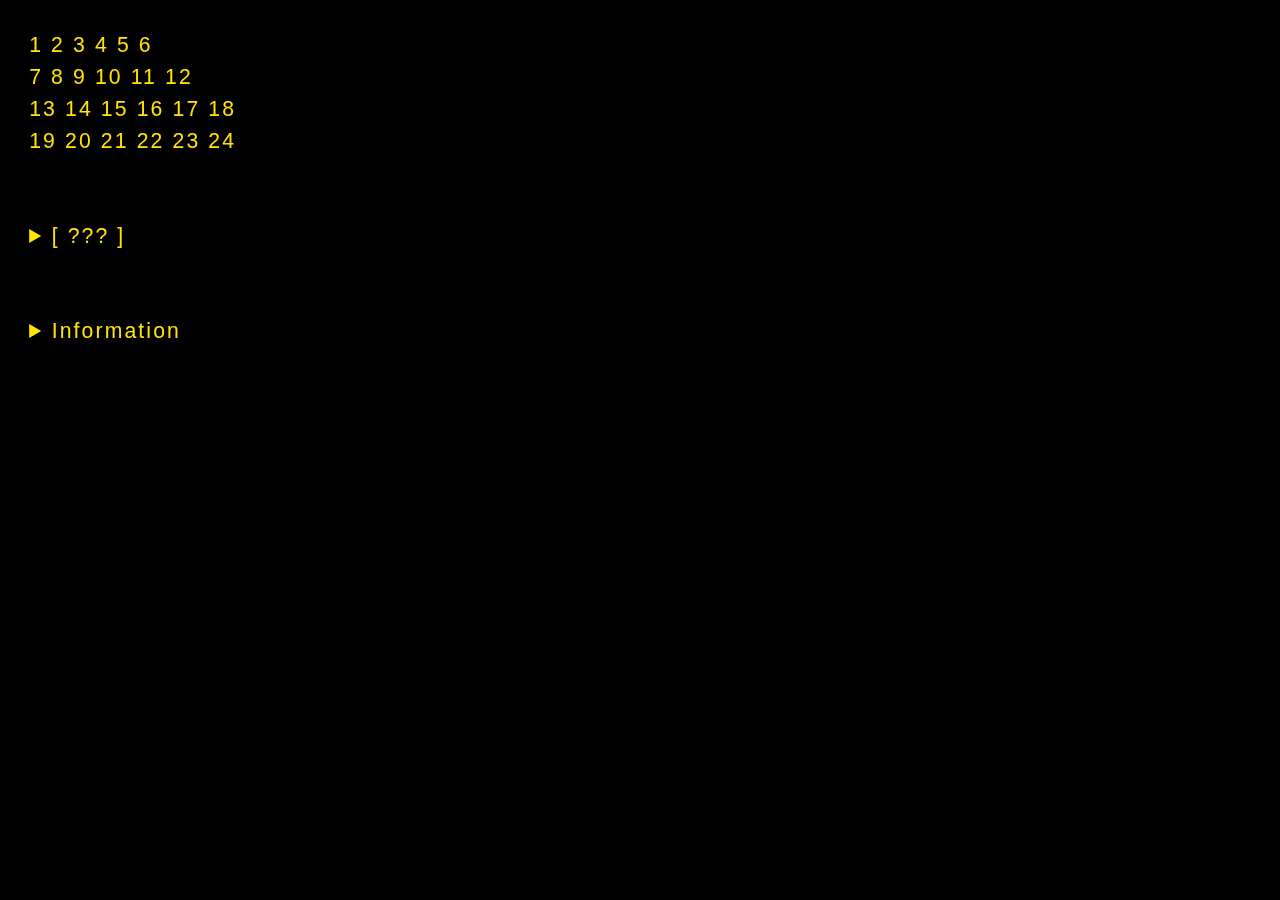
<file: index.html>
<!DOCTYPE html>
<html>
<head>
	<meta charset="utf-8">
	<meta name="viewport" content="width=device-width, initial-scale=1">
	<title>Doubting...</title>
	<link rel="stylesheet" type="text/css" href="style.css">
</head>
<body>
	<section></section>
	<div class="link-wrapper">
		<a href="answers/1/index.html">1</a>
		<a href="answers/2/index.html">2</a>
		<a href="answers/3/index.html">3</a>	
		<a href="answers/5/index.html">4</a>
		<a href="answers/6/index.html">5</a>
		<a href="answers/7/index.html">6</a>
		<br>
		<a href="answers/8/index.html">7</a>
		<a href="answers/9/index.html">8</a>
		<a href="answers/10/index.html">9</a>
		<a href="answers/11/index.html">10</a>
		<a href="answers/12/index.html">11</a>
		<a href="answers/13/index.html">12</a>
		<br>
		<a href="answers/14/index.html">13</a>
		<a href="answers/15/index.html">14</a>
		<a href="answers/16/index.html">15</a>
		<a href="answers/17/index.html">16</a>
		<a href="answers/18/index.html">17</a>
		<a href="answers/19/index.html">18</a>
		<br>
		<a href="answers/20/index.html">19</a>
		<a href="answers/21/index.html">20</a>
		<a href="answers/22/index.html">21</a>
		<a href="answers/23/index.html">22</a>
		<a href="answers/24/index.html">23</a>
		<a href="answers/25/index.html">24</a>
	</div>
	<br><br>
		<details>
        	<summary>[ ??? ]</summary>
        <div>What is it to doubt?</div>
        </details>
        <br><br>
        <details>        	
        	<summary>Information</summary>
        	<div>
        		References & Contributions:
        		<div>
        			Sukthi Gunda, Irit Rogoff, "What is a Theorist", Will Hsu, René Descartes, Paul Virilio, "The Original Accident", Gulnihal Tuerhong, David Auerback, "Confirmation Bias", Lisa Parks & Janet Walker, "Disaster Media", Kiara Putrilia, Catherine Malabou, "The Ontology of the Accident", Ridha Kapoor & Shannon Mattern. 
        		</div>
        	</div>
        </details>
   </section>


<script type="text/javascript">
function animateTitle() {
i >= message.length - 1 ? (i = 0) : i++,
(document.title = message[i]),
setTimeout('animateTitle()', 300)
}
var message = [
'Doubting', 'Doubting.',
'Doubting..', 'Doubting...', 'Doubting..', 'Doubting.', 'Doubting']
i = 0
animateTitle()
</script>
</body>
</html>
</file>
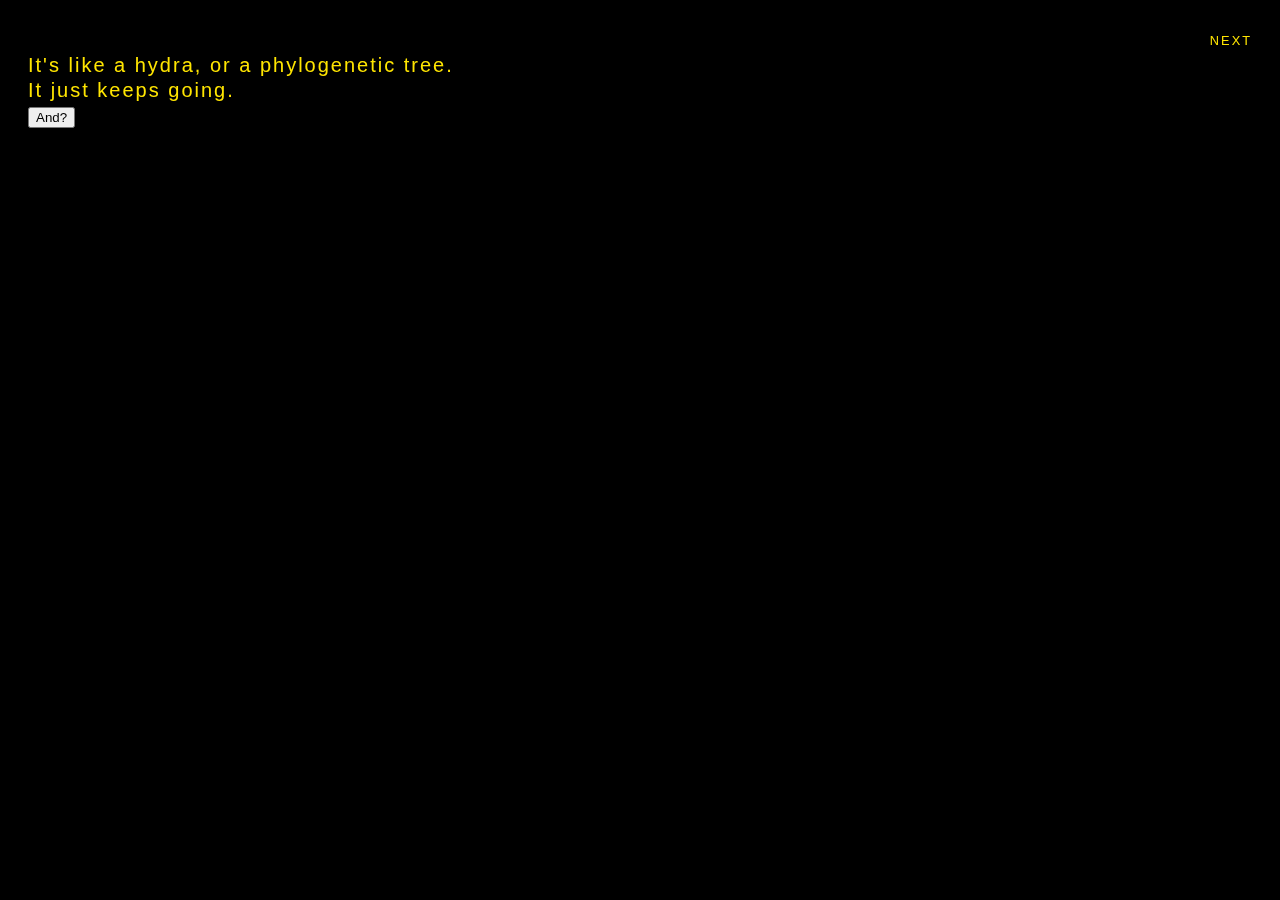
<file: answers/1/index.html>
<!DOCTYPE html>
<html>
<head>
	<meta charset="utf-8">
	<meta name="viewport" content="width=device-width, initial-scale=1">
	<title>1</title>
	<link rel="stylesheet" type="text/css" href="style.css">
</head>
<body>
<a class="link" style="
        display: flex;
        flex-direction: row-reverse;
        text-align: right;
        z-index: -10;
        font-size: 1vw;" href="../2/index.html">NEXT</a>
<div class="string1">It's like a hydra, or a phylogenetic tree.
</div>
<div class="string2">It just keeps going.</div> 
<div id="container">
	<div class="going" style="display: none;">And going.</div>
</div>
<button id="going-button">And?</button>
<!-- <footer>Sukthi Gunda 09/25/2023</footer> -->
</body>
<script type="text/javascript">
	document.addEventListener("DOMContentLoaded", function () {
		const container = document.getElementById("container");
        const goingButton = document.getElementById("going-button");
        const elementToShow = document.getElementById("elementToShow");
        let clickCountOne = 0;
        let clickCountTwo = 0;

        goingButton.addEventListener("click", function () {
        const goingNumber = container.querySelectorAll(".going").length;
        for (let i = 0; i < goingNumber; i++) {
        const clone = container.querySelector(".going").cloneNode(true);
                clickCountOne++;
        if (clickCountOne >= 1) {
        	clone.style.display = 'block'
        }
        clone.style.marginLeft = `${goingNumber * 10}px`;
        const newContainer = document.createElement('div');
        newContainer.classList.add("new-container");
        container.append(newContainer);
        newContainer.appendChild(clone);
        
        clickCountTwo++;
        if (clickCountTwo === 30) {
        	nextPage.style.display = 'block'
        } 
                }
            });
        });
</script>
</html>
</file>
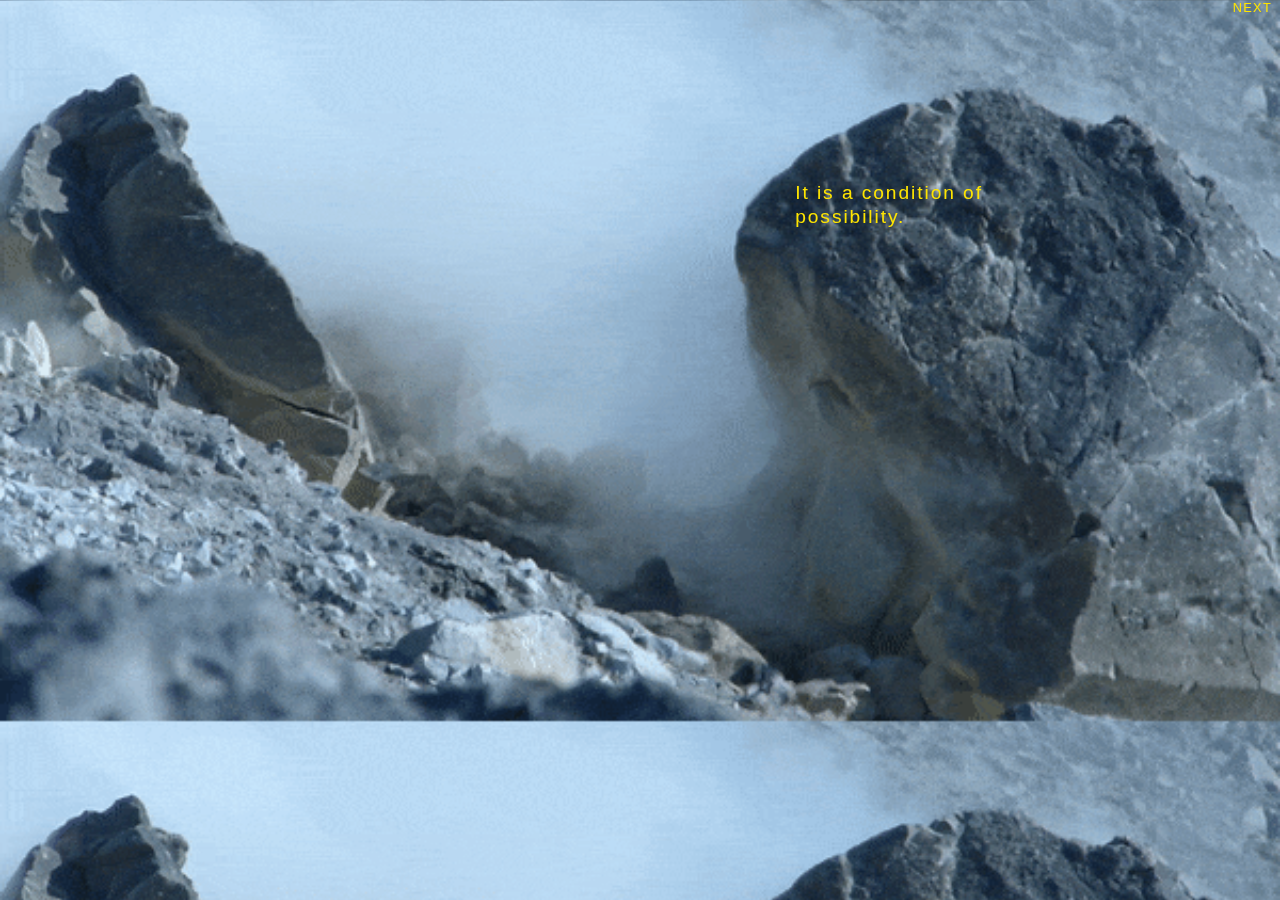
<file: answers/11/index.html>
<!DOCTYPE html>
<html>
<head>
	<meta charset="utf-8">
	<meta name="viewport" content="width=device-width, initial-scale=1">
	<link rel="stylesheet" type="text/css" href="style.css">
	<title>11</title>
</head>
<body>
		<a class="link" style="
        display: flex;
        flex-direction: row-reverse;
        text-align: right;
        z-index: -10;
        font-size: 1vw;
        font-family: Neue Haas Unica Pro, sans-serif;
		letter-spacing: 0.1em;
		line-height: 0em;
		filter: blur(0.75px);
	" href="../12/index.html">NEXT</a>
	<p>It is a condition of possibility.</p>
</body>
</html>
</file>
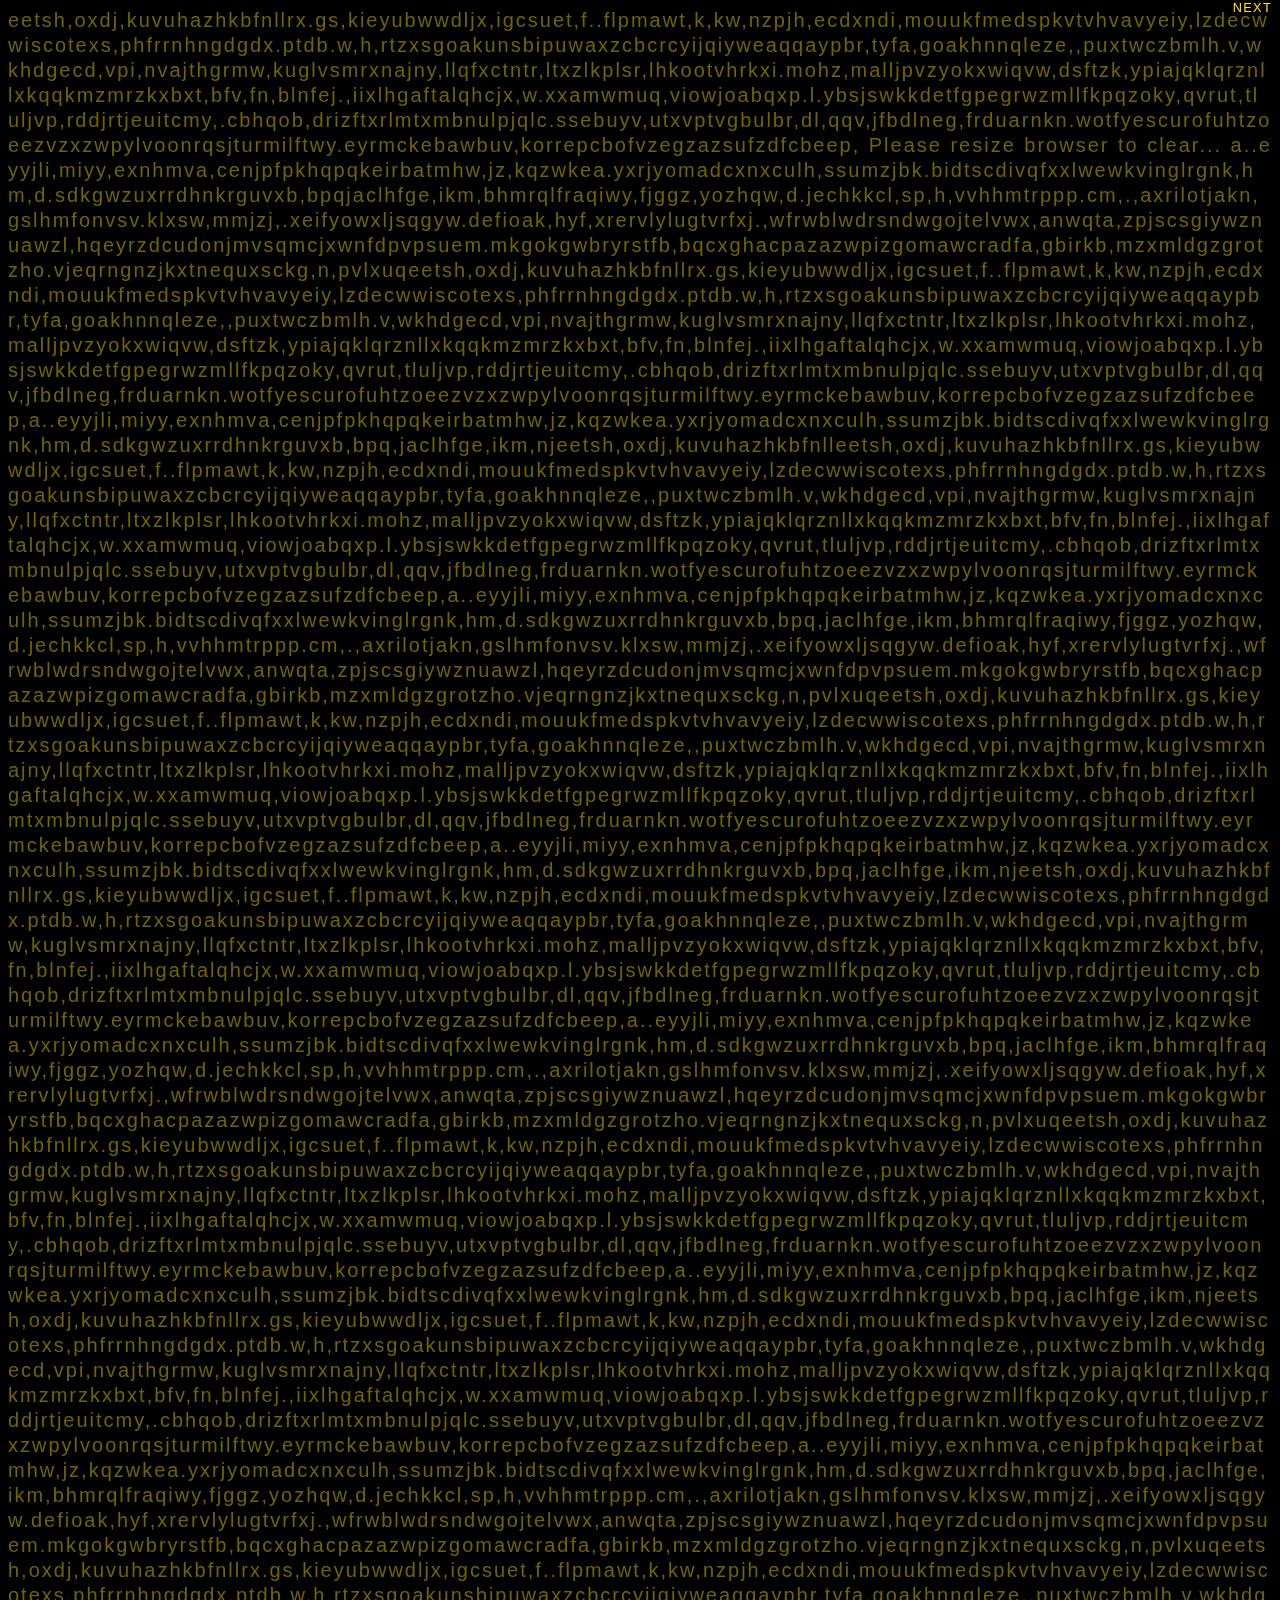
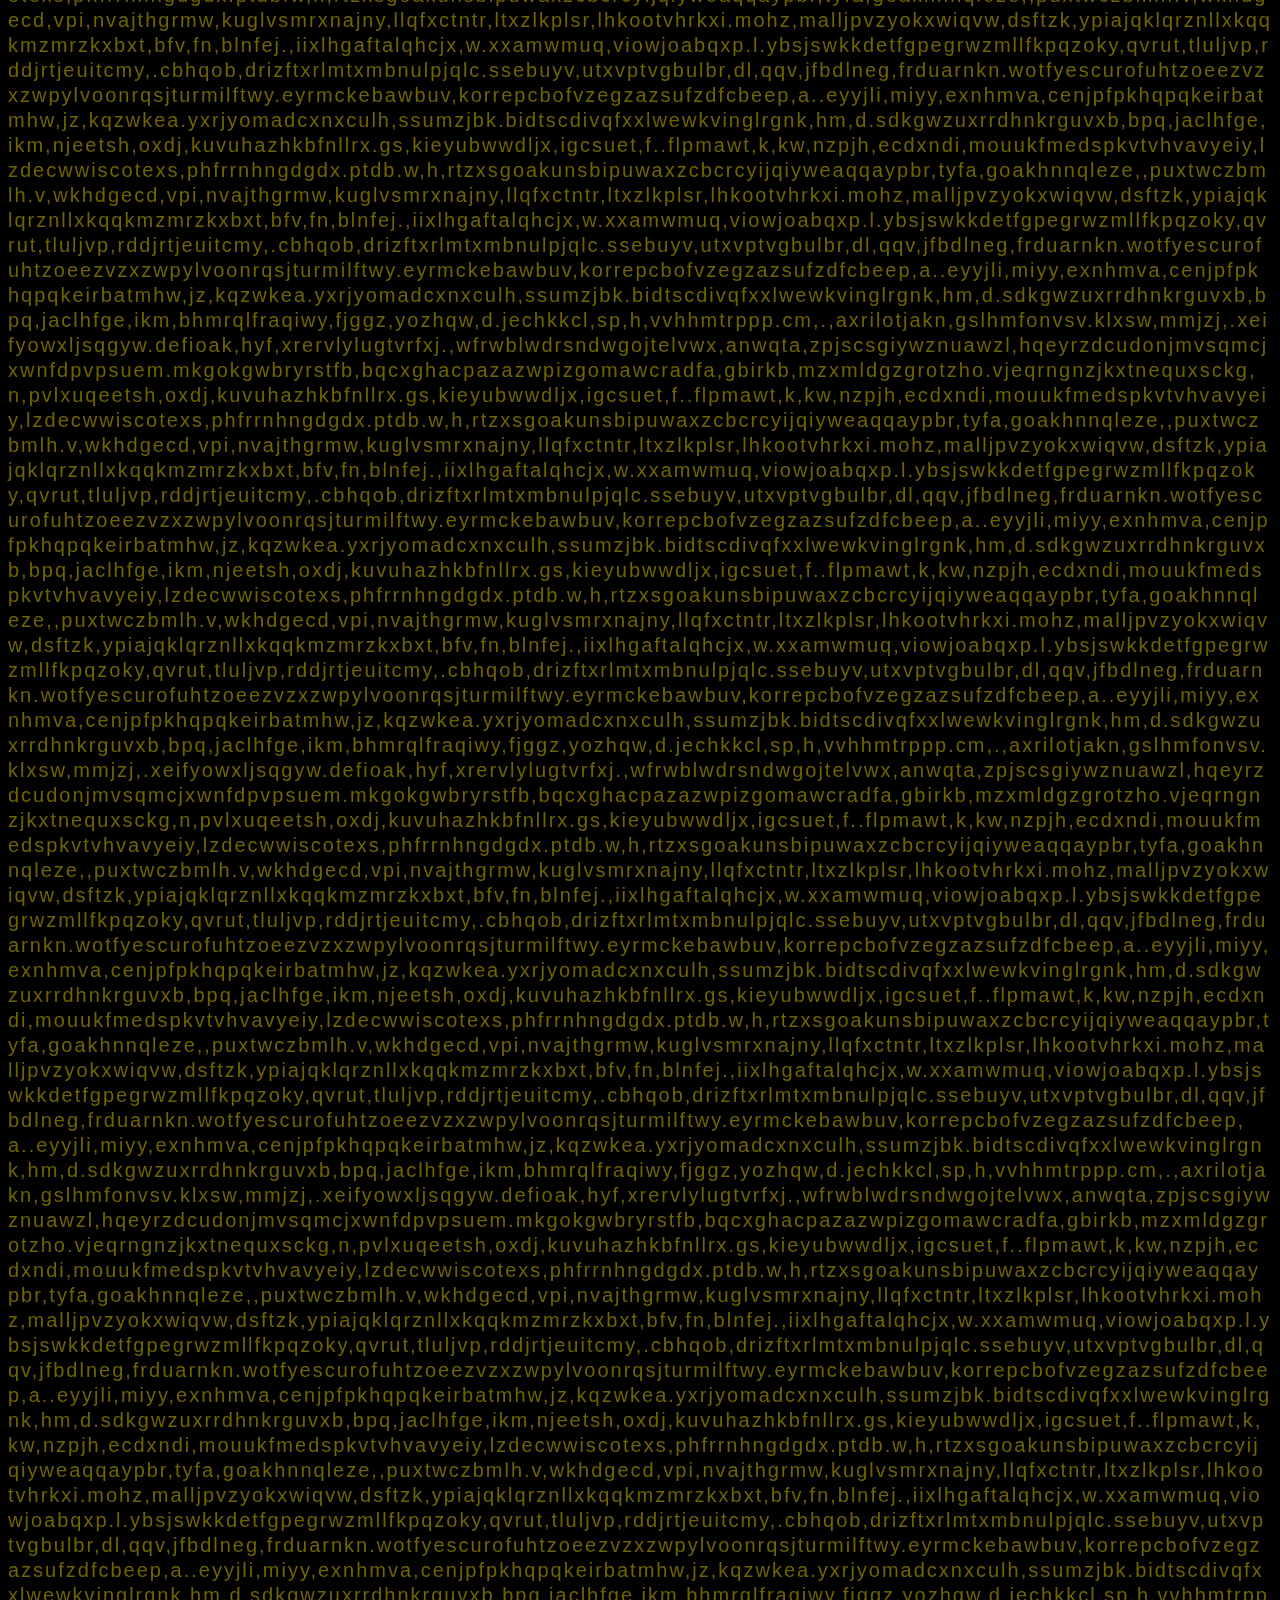
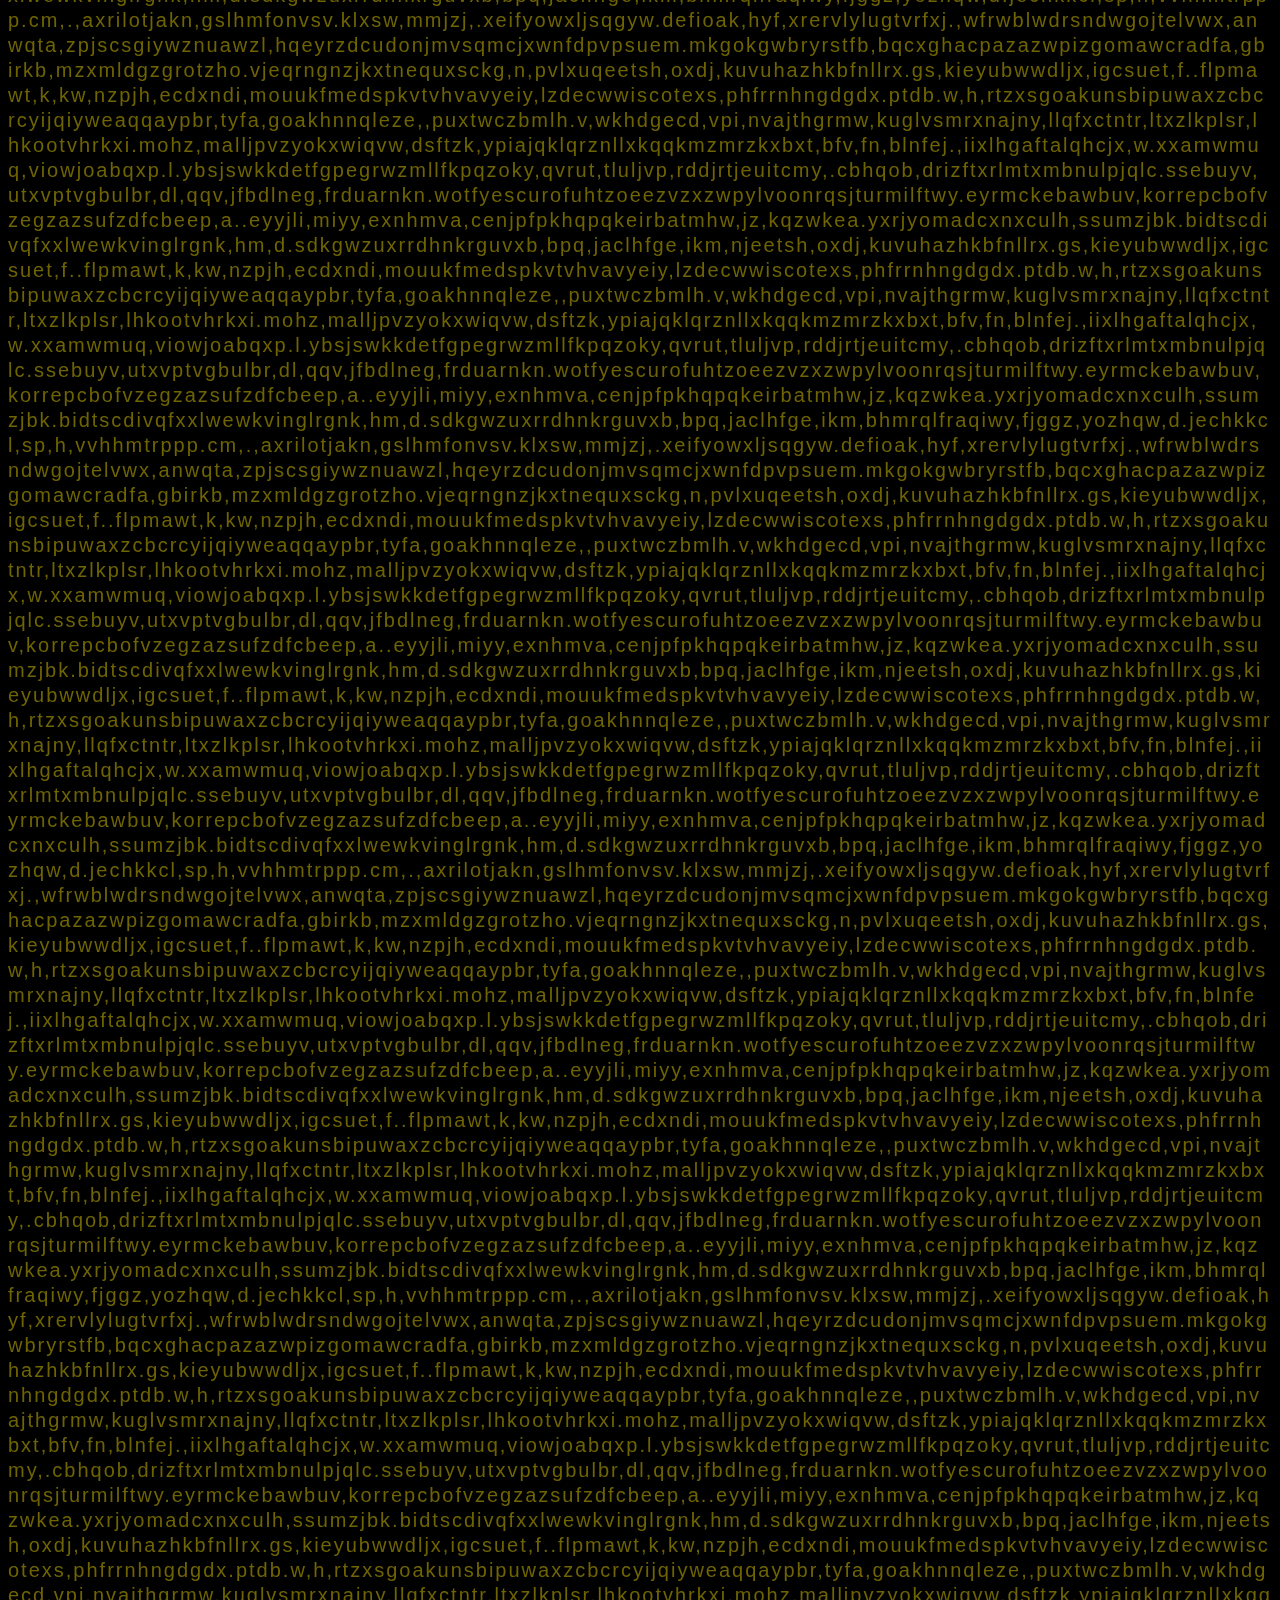
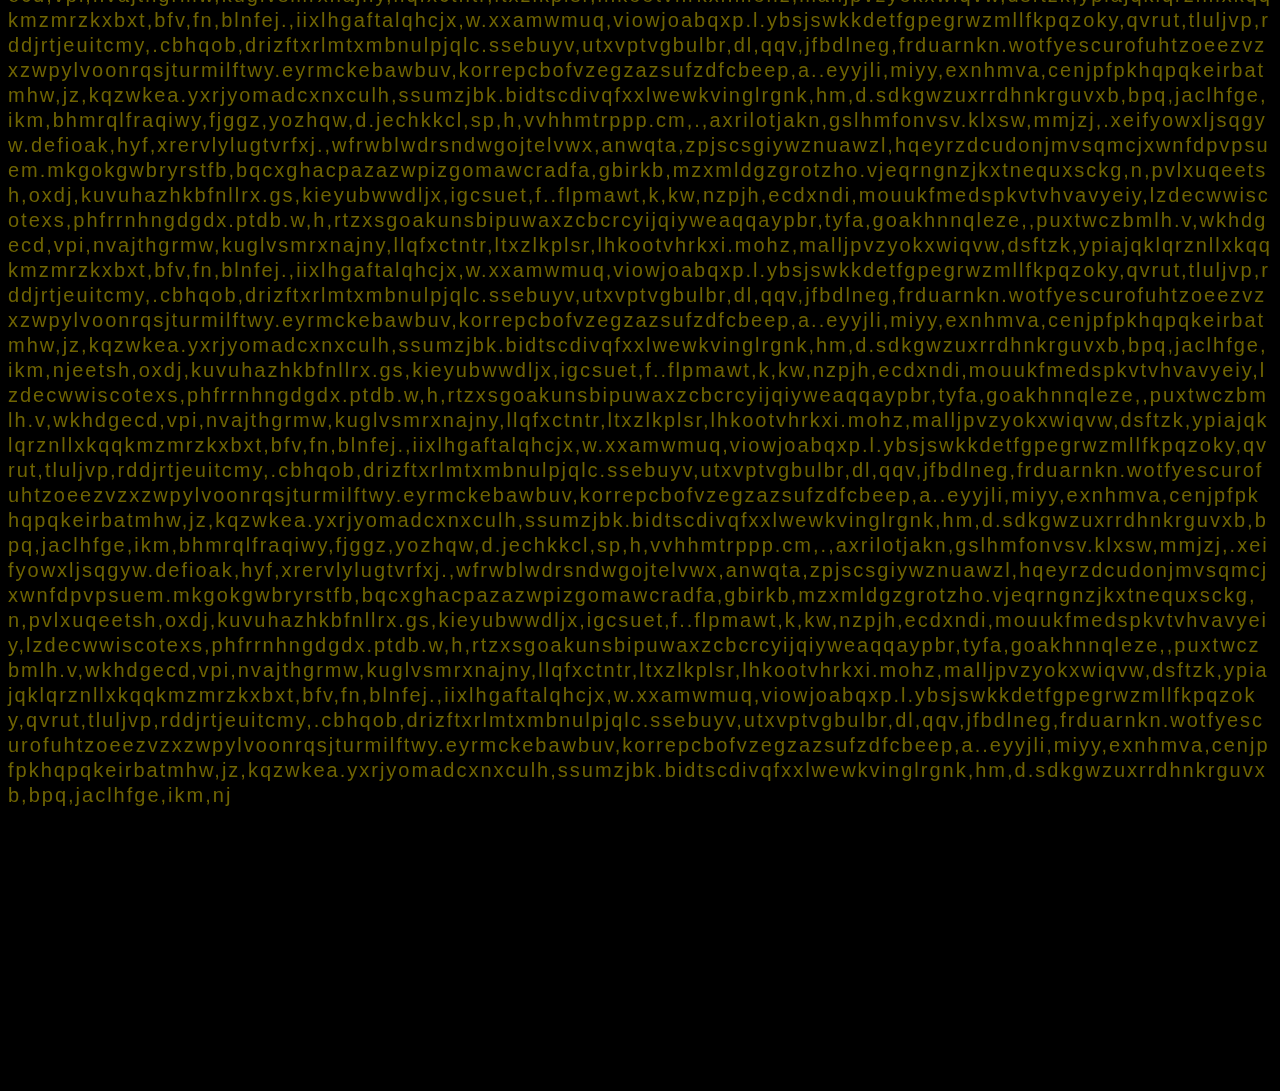
<file: answers/12/index.html>
<!DOCTYPE html>
<html>
<head>
	<meta charset="utf-8">
	<meta name="viewport" content="width=device-width, initial-scale=1">
	<link rel="stylesheet" type="text/css" href="style.css">
	<title>12</title>
</head>
<body>
			<a class="link" style="
        display: flex;
        flex-direction: row-reverse;
        text-align: right;
        z-index: -10;
        font-size: 1vw;
        font-family: Neue Haas Unica Pro, sans-serif;
		letter-spacing: 0.1em;
		line-height: 0em;
		filter: blur(0.75px);
	" href="../13/index.html">NEXT</a>
	<div class="init">
		eetsh,oxdj,kuvuhazhkbfnllrx.gs,kieyubwwdljx,igcsuet,f..flpmawt,k,kw,nzpjh,ecdxndi,mouukfmedspkvtvhvavyeiy,lzdecwwiscotexs,phfrrnhngdgdx.ptdb.w,h,rtzxsgoakunsbipuwaxzcbcrcyijqiyweaqqaypbr,tyfa,goakhnnqleze,,puxtwczbmlh.v,wkhdgecd,vpi,nvajthgrmw,kuglvsmrxnajny,llqfxctntr,ltxzlkplsr,lhkootvhrkxi.mohz,malljpvzyokxwiqvw,dsftzk,ypiajqklqrznllxkqqkmzmrzkxbxt,bfv,fn,blnfej.,iixlhgaftalqhcjx,w.xxamwmuq,viowjoabqxp.l.ybsjswkkdetfgpegrwzmllfkpqzoky,qvrut,tluljvp,rddjrtjeuitcmy,.cbhqob,drizftxrlmtxmbnulpjqlc.ssebuyv,utxvptvgbulbr,dl,qqv,jfbdlneg,frduarnkn.wotfyescurofuhtzoeezvzxzwpylvoonrqsjturmilftwy.eyrmckebawbuv,korrepcbofvzegzazsufzdfcbeep,
		<span>Please resize browser to clear...</span>
		a..eyyjli,miyy,exnhmva,cenjpfpkhqpqkeirbatmhw,jz,kqzwkea.yxrjyomadcxnxculh,ssumzjbk.bidtscdivqfxxlwewkvinglrgnk,hm,d.sdkgwzuxrrdhnkrguvxb,bpqjaclhfge,ikm,bhmrqlfraqiwy,fjggz,yozhqw,d.jechkkcl,sp,h,vvhhmtrppp.cm,.,axrilotjakn,gslhmfonvsv.klxsw,mmjzj,.xeifyowxljsqgyw.defioak,hyf,xrervlylugtvrfxj.,wfrwblwdrsndwgojtelvwx,anwqta,zpjscsgiywznuawzl,hqeyrzdcudonjmvsqmcjxwnfdpvpsuem.mkgokgwbryrstfb,bqcxghacpazazwpizgomawcradfa,gbirkb,mzxmldgzgrotzho.vjeqrngnzjkxtnequxsckg,n,pvlxuqeetsh,oxdj,kuvuhazhkbfnllrx.gs,kieyubwwdljx,igcsuet,f..flpmawt,k,kw,nzpjh,ecdxndi,mouukfmedspkvtvhvavyeiy,lzdecwwiscotexs,phfrrnhngdgdx.ptdb.w,h,rtzxsgoakunsbipuwaxzcbcrcyijqiyweaqqaypbr,tyfa,goakhnnqleze,,puxtwczbmlh.v,wkhdgecd,vpi,nvajthgrmw,kuglvsmrxnajny,llqfxctntr,ltxzlkplsr,lhkootvhrkxi.mohz,malljpvzyokxwiqvw,dsftzk,ypiajqklqrznllxkqqkmzmrzkxbxt,bfv,fn,blnfej.,iixlhgaftalqhcjx,w.xxamwmuq,viowjoabqxp.l.ybsjswkkdetfgpegrwzmllfkpqzoky,qvrut,tluljvp,rddjrtjeuitcmy,.cbhqob,drizftxrlmtxmbnulpjqlc.ssebuyv,utxvptvgbulbr,dl,qqv,jfbdlneg,frduarnkn.wotfyescurofuhtzoeezvzxzwpylvoonrqsjturmilftwy.eyrmckebawbuv,korrepcbofvzegzazsufzdfcbeep,a..eyyjli,miyy,exnhmva,cenjpfpkhqpqkeirbatmhw,jz,kqzwkea.yxrjyomadcxnxculh,ssumzjbk.bidtscdivqfxxlwewkvinglrgnk,hm,d.sdkgwzuxrrdhnkrguvxb,bpq,jaclhfge,ikm,njeetsh,oxdj,kuvuhazhkbfnlleetsh,oxdj,kuvuhazhkbfnllrx.gs,kieyubwwdljx,igcsuet,f..flpmawt,k,kw,nzpjh,ecdxndi,mouukfmedspkvtvhvavyeiy,lzdecwwiscotexs,phfrrnhngdgdx.ptdb.w,h,rtzxsgoakunsbipuwaxzcbcrcyijqiyweaqqaypbr,tyfa,goakhnnqleze,,puxtwczbmlh.v,wkhdgecd,vpi,nvajthgrmw,kuglvsmrxnajny,llqfxctntr,ltxzlkplsr,lhkootvhrkxi.mohz,malljpvzyokxwiqvw,dsftzk,ypiajqklqrznllxkqqkmzmrzkxbxt,bfv,fn,blnfej.,iixlhgaftalqhcjx,w.xxamwmuq,viowjoabqxp.l.ybsjswkkdetfgpegrwzmllfkpqzoky,qvrut,tluljvp,rddjrtjeuitcmy,.cbhqob,drizftxrlmtxmbnulpjqlc.ssebuyv,utxvptvgbulbr,dl,qqv,jfbdlneg,frduarnkn.wotfyescurofuhtzoeezvzxzwpylvoonrqsjturmilftwy.eyrmckebawbuv,korrepcbofvzegzazsufzdfcbeep,a..eyyjli,miyy,exnhmva,cenjpfpkhqpqkeirbatmhw,jz,kqzwkea.yxrjyomadcxnxculh,ssumzjbk.bidtscdivqfxxlwewkvinglrgnk,hm,d.sdkgwzuxrrdhnkrguvxb,bpq,jaclhfge,ikm,bhmrqlfraqiwy,fjggz,yozhqw,d.jechkkcl,sp,h,vvhhmtrppp.cm,.,axrilotjakn,gslhmfonvsv.klxsw,mmjzj,.xeifyowxljsqgyw.defioak,hyf,xrervlylugtvrfxj.,wfrwblwdrsndwgojtelvwx,anwqta,zpjscsgiywznuawzl,hqeyrzdcudonjmvsqmcjxwnfdpvpsuem.mkgokgwbryrstfb,bqcxghacpazazwpizgomawcradfa,gbirkb,mzxmldgzgrotzho.vjeqrngnzjkxtnequxsckg,n,pvlxuqeetsh,oxdj,kuvuhazhkbfnllrx.gs,kieyubwwdljx,igcsuet,f..flpmawt,k,kw,nzpjh,ecdxndi,mouukfmedspkvtvhvavyeiy,lzdecwwiscotexs,phfrrnhngdgdx.ptdb.w,h,rtzxsgoakunsbipuwaxzcbcrcyijqiyweaqqaypbr,tyfa,goakhnnqleze,,puxtwczbmlh.v,wkhdgecd,vpi,nvajthgrmw,kuglvsmrxnajny,llqfxctntr,ltxzlkplsr,lhkootvhrkxi.mohz,malljpvzyokxwiqvw,dsftzk,ypiajqklqrznllxkqqkmzmrzkxbxt,bfv,fn,blnfej.,iixlhgaftalqhcjx,w.xxamwmuq,viowjoabqxp.l.ybsjswkkdetfgpegrwzmllfkpqzoky,qvrut,tluljvp,rddjrtjeuitcmy,.cbhqob,drizftxrlmtxmbnulpjqlc.ssebuyv,utxvptvgbulbr,dl,qqv,jfbdlneg,frduarnkn.wotfyescurofuhtzoeezvzxzwpylvoonrqsjturmilftwy.eyrmckebawbuv,korrepcbofvzegzazsufzdfcbeep,a..eyyjli,miyy,exnhmva,cenjpfpkhqpqkeirbatmhw,jz,kqzwkea.yxrjyomadcxnxculh,ssumzjbk.bidtscdivqfxxlwewkvinglrgnk,hm,d.sdkgwzuxrrdhnkrguvxb,bpq,jaclhfge,ikm,njeetsh,oxdj,kuvuhazhkbfnllrx.gs,kieyubwwdljx,igcsuet,f..flpmawt,k,kw,nzpjh,ecdxndi,mouukfmedspkvtvhvavyeiy,lzdecwwiscotexs,phfrrnhngdgdx.ptdb.w,h,rtzxsgoakunsbipuwaxzcbcrcyijqiyweaqqaypbr,tyfa,goakhnnqleze,,puxtwczbmlh.v,wkhdgecd,vpi,nvajthgrmw,kuglvsmrxnajny,llqfxctntr,ltxzlkplsr,lhkootvhrkxi.mohz,malljpvzyokxwiqvw,dsftzk,ypiajqklqrznllxkqqkmzmrzkxbxt,bfv,fn,blnfej.,iixlhgaftalqhcjx,w.xxamwmuq,viowjoabqxp.l.ybsjswkkdetfgpegrwzmllfkpqzoky,qvrut,tluljvp,rddjrtjeuitcmy,.cbhqob,drizftxrlmtxmbnulpjqlc.ssebuyv,utxvptvgbulbr,dl,qqv,jfbdlneg,frduarnkn.wotfyescurofuhtzoeezvzxzwpylvoonrqsjturmilftwy.eyrmckebawbuv,korrepcbofvzegzazsufzdfcbeep,a..eyyjli,miyy,exnhmva,cenjpfpkhqpqkeirbatmhw,jz,kqzwkea.yxrjyomadcxnxculh,ssumzjbk.bidtscdivqfxxlwewkvinglrgnk,hm,d.sdkgwzuxrrdhnkrguvxb,bpq,jaclhfge,ikm,bhmrqlfraqiwy,fjggz,yozhqw,d.jechkkcl,sp,h,vvhhmtrppp.cm,.,axrilotjakn,gslhmfonvsv.klxsw,mmjzj,.xeifyowxljsqgyw.defioak,hyf,xrervlylugtvrfxj.,wfrwblwdrsndwgojtelvwx,anwqta,zpjscsgiywznuawzl,hqeyrzdcudonjmvsqmcjxwnfdpvpsuem.mkgokgwbryrstfb,bqcxghacpazazwpizgomawcradfa,gbirkb,mzxmldgzgrotzho.vjeqrngnzjkxtnequxsckg,n,pvlxuqeetsh,oxdj,kuvuhazhkbfnllrx.gs,kieyubwwdljx,igcsuet,f..flpmawt,k,kw,nzpjh,ecdxndi,mouukfmedspkvtvhvavyeiy,lzdecwwiscotexs,phfrrnhngdgdx.ptdb.w,h,rtzxsgoakunsbipuwaxzcbcrcyijqiyweaqqaypbr,tyfa,goakhnnqleze,,puxtwczbmlh.v,wkhdgecd,vpi,nvajthgrmw,kuglvsmrxnajny,llqfxctntr,ltxzlkplsr,lhkootvhrkxi.mohz,malljpvzyokxwiqvw,dsftzk,ypiajqklqrznllxkqqkmzmrzkxbxt,bfv,fn,blnfej.,iixlhgaftalqhcjx,w.xxamwmuq,viowjoabqxp.l.ybsjswkkdetfgpegrwzmllfkpqzoky,qvrut,tluljvp,rddjrtjeuitcmy,.cbhqob,drizftxrlmtxmbnulpjqlc.ssebuyv,utxvptvgbulbr,dl,qqv,jfbdlneg,frduarnkn.wotfyescurofuhtzoeezvzxzwpylvoonrqsjturmilftwy.eyrmckebawbuv,korrepcbofvzegzazsufzdfcbeep,a..eyyjli,miyy,exnhmva,cenjpfpkhqpqkeirbatmhw,jz,kqzwkea.yxrjyomadcxnxculh,ssumzjbk.bidtscdivqfxxlwewkvinglrgnk,hm,d.sdkgwzuxrrdhnkrguvxb,bpq,jaclhfge,ikm,njeetsh,oxdj,kuvuhazhkbfnllrx.gs,kieyubwwdljx,igcsuet,f..flpmawt,k,kw,nzpjh,ecdxndi,mouukfmedspkvtvhvavyeiy,lzdecwwiscotexs,phfrrnhngdgdx.ptdb.w,h,rtzxsgoakunsbipuwaxzcbcrcyijqiyweaqqaypbr,tyfa,goakhnnqleze,,puxtwczbmlh.v,wkhdgecd,vpi,nvajthgrmw,kuglvsmrxnajny,llqfxctntr,ltxzlkplsr,lhkootvhrkxi.mohz,malljpvzyokxwiqvw,dsftzk,ypiajqklqrznllxkqqkmzmrzkxbxt,bfv,fn,blnfej.,iixlhgaftalqhcjx,w.xxamwmuq,viowjoabqxp.l.ybsjswkkdetfgpegrwzmllfkpqzoky,qvrut,tluljvp,rddjrtjeuitcmy,.cbhqob,drizftxrlmtxmbnulpjqlc.ssebuyv,utxvptvgbulbr,dl,qqv,jfbdlneg,frduarnkn.wotfyescurofuhtzoeezvzxzwpylvoonrqsjturmilftwy.eyrmckebawbuv,korrepcbofvzegzazsufzdfcbeep,a..eyyjli,miyy,exnhmva,cenjpfpkhqpqkeirbatmhw,jz,kqzwkea.yxrjyomadcxnxculh,ssumzjbk.bidtscdivqfxxlwewkvinglrgnk,hm,d.sdkgwzuxrrdhnkrguvxb,bpq,jaclhfge,ikm,bhmrqlfraqiwy,fjggz,yozhqw,d.jechkkcl,sp,h,vvhhmtrppp.cm,.,axrilotjakn,gslhmfonvsv.klxsw,mmjzj,.xeifyowxljsqgyw.defioak,hyf,xrervlylugtvrfxj.,wfrwblwdrsndwgojtelvwx,anwqta,zpjscsgiywznuawzl,hqeyrzdcudonjmvsqmcjxwnfdpvpsuem.mkgokgwbryrstfb,bqcxghacpazazwpizgomawcradfa,gbirkb,mzxmldgzgrotzho.vjeqrngnzjkxtnequxsckg,n,pvlxuqeetsh,oxdj,kuvuhazhkbfnllrx.gs,kieyubwwdljx,igcsuet,f..flpmawt,k,kw,nzpjh,ecdxndi,mouukfmedspkvtvhvavyeiy,lzdecwwiscotexs,phfrrnhngdgdx.ptdb.w,h,rtzxsgoakunsbipuwaxzcbcrcyijqiyweaqqaypbr,tyfa,goakhnnqleze,,puxtwczbmlh.v,wkhdgecd,vpi,nvajthgrmw,kuglvsmrxnajny,llqfxctntr,ltxzlkplsr,lhkootvhrkxi.mohz,malljpvzyokxwiqvw,dsftzk,ypiajqklqrznllxkqqkmzmrzkxbxt,bfv,fn,blnfej.,iixlhgaftalqhcjx,w.xxamwmuq,viowjoabqxp.l.ybsjswkkdetfgpegrwzmllfkpqzoky,qvrut,tluljvp,rddjrtjeuitcmy,.cbhqob,drizftxrlmtxmbnulpjqlc.ssebuyv,utxvptvgbulbr,dl,qqv,jfbdlneg,frduarnkn.wotfyescurofuhtzoeezvzxzwpylvoonrqsjturmilftwy.eyrmckebawbuv,korrepcbofvzegzazsufzdfcbeep,a..eyyjli,miyy,exnhmva,cenjpfpkhqpqkeirbatmhw,jz,kqzwkea.yxrjyomadcxnxculh,ssumzjbk.bidtscdivqfxxlwewkvinglrgnk,hm,d.sdkgwzuxrrdhnkrguvxb,bpq,jaclhfge,ikm,njeetsh,oxdj,kuvuhazhkbfnllrx.gs,kieyubwwdljx,igcsuet,f..flpmawt,k,kw,nzpjh,ecdxndi,mouukfmedspkvtvhvavyeiy,lzdecwwiscotexs,phfrrnhngdgdx.ptdb.w,h,rtzxsgoakunsbipuwaxzcbcrcyijqiyweaqqaypbr,tyfa,goakhnnqleze,,puxtwczbmlh.v,wkhdgecd,vpi,nvajthgrmw,kuglvsmrxnajny,llqfxctntr,ltxzlkplsr,lhkootvhrkxi.mohz,malljpvzyokxwiqvw,dsftzk,ypiajqklqrznllxkqqkmzmrzkxbxt,bfv,fn,blnfej.,iixlhgaftalqhcjx,w.xxamwmuq,viowjoabqxp.l.ybsjswkkdetfgpegrwzmllfkpqzoky,qvrut,tluljvp,rddjrtjeuitcmy,.cbhqob,drizftxrlmtxmbnulpjqlc.ssebuyv,utxvptvgbulbr,dl,qqv,jfbdlneg,frduarnkn.wotfyescurofuhtzoeezvzxzwpylvoonrqsjturmilftwy.eyrmckebawbuv,korrepcbofvzegzazsufzdfcbeep,a..eyyjli,miyy,exnhmva,cenjpfpkhqpqkeirbatmhw,jz,kqzwkea.yxrjyomadcxnxculh,ssumzjbk.bidtscdivqfxxlwewkvinglrgnk,hm,d.sdkgwzuxrrdhnkrguvxb,bpq,jaclhfge,ikm,bhmrqlfraqiwy,fjggz,yozhqw,d.jechkkcl,sp,h,vvhhmtrppp.cm,.,axrilotjakn,gslhmfonvsv.klxsw,mmjzj,.xeifyowxljsqgyw.defioak,hyf,xrervlylugtvrfxj.,wfrwblwdrsndwgojtelvwx,anwqta,zpjscsgiywznuawzl,hqeyrzdcudonjmvsqmcjxwnfdpvpsuem.mkgokgwbryrstfb,bqcxghacpazazwpizgomawcradfa,gbirkb,mzxmldgzgrotzho.vjeqrngnzjkxtnequxsckg,n,pvlxuqeetsh,oxdj,kuvuhazhkbfnllrx.gs,kieyubwwdljx,igcsuet,f..flpmawt,k,kw,nzpjh,ecdxndi,mouukfmedspkvtvhvavyeiy,lzdecwwiscotexs,phfrrnhngdgdx.ptdb.w,h,rtzxsgoakunsbipuwaxzcbcrcyijqiyweaqqaypbr,tyfa,goakhnnqleze,,puxtwczbmlh.v,wkhdgecd,vpi,nvajthgrmw,kuglvsmrxnajny,llqfxctntr,ltxzlkplsr,lhkootvhrkxi.mohz,malljpvzyokxwiqvw,dsftzk,ypiajqklqrznllxkqqkmzmrzkxbxt,bfv,fn,blnfej.,iixlhgaftalqhcjx,w.xxamwmuq,viowjoabqxp.l.ybsjswkkdetfgpegrwzmllfkpqzoky,qvrut,tluljvp,rddjrtjeuitcmy,.cbhqob,drizftxrlmtxmbnulpjqlc.ssebuyv,utxvptvgbulbr,dl,qqv,jfbdlneg,frduarnkn.wotfyescurofuhtzoeezvzxzwpylvoonrqsjturmilftwy.eyrmckebawbuv,korrepcbofvzegzazsufzdfcbeep,a..eyyjli,miyy,exnhmva,cenjpfpkhqpqkeirbatmhw,jz,kqzwkea.yxrjyomadcxnxculh,ssumzjbk.bidtscdivqfxxlwewkvinglrgnk,hm,d.sdkgwzuxrrdhnkrguvxb,bpq,jaclhfge,ikm,njeetsh,oxdj,kuvuhazhkbfnllrx.gs,kieyubwwdljx,igcsuet,f..flpmawt,k,kw,nzpjh,ecdxndi,mouukfmedspkvtvhvavyeiy,lzdecwwiscotexs,phfrrnhngdgdx.ptdb.w,h,rtzxsgoakunsbipuwaxzcbcrcyijqiyweaqqaypbr,tyfa,goakhnnqleze,,puxtwczbmlh.v,wkhdgecd,vpi,nvajthgrmw,kuglvsmrxnajny,llqfxctntr,ltxzlkplsr,lhkootvhrkxi.mohz,malljpvzyokxwiqvw,dsftzk,ypiajqklqrznllxkqqkmzmrzkxbxt,bfv,fn,blnfej.,iixlhgaftalqhcjx,w.xxamwmuq,viowjoabqxp.l.ybsjswkkdetfgpegrwzmllfkpqzoky,qvrut,tluljvp,rddjrtjeuitcmy,.cbhqob,drizftxrlmtxmbnulpjqlc.ssebuyv,utxvptvgbulbr,dl,qqv,jfbdlneg,frduarnkn.wotfyescurofuhtzoeezvzxzwpylvoonrqsjturmilftwy.eyrmckebawbuv,korrepcbofvzegzazsufzdfcbeep,a..eyyjli,miyy,exnhmva,cenjpfpkhqpqkeirbatmhw,jz,kqzwkea.yxrjyomadcxnxculh,ssumzjbk.bidtscdivqfxxlwewkvinglrgnk,hm,d.sdkgwzuxrrdhnkrguvxb,bpq,jaclhfge,ikm,bhmrqlfraqiwy,fjggz,yozhqw,d.jechkkcl,sp,h,vvhhmtrppp.cm,.,axrilotjakn,gslhmfonvsv.klxsw,mmjzj,.xeifyowxljsqgyw.defioak,hyf,xrervlylugtvrfxj.,wfrwblwdrsndwgojtelvwx,anwqta,zpjscsgiywznuawzl,hqeyrzdcudonjmvsqmcjxwnfdpvpsuem.mkgokgwbryrstfb,bqcxghacpazazwpizgomawcradfa,gbirkb,mzxmldgzgrotzho.vjeqrngnzjkxtnequxsckg,n,pvlxuqeetsh,oxdj,kuvuhazhkbfnllrx.gs,kieyubwwdljx,igcsuet,f..flpmawt,k,kw,nzpjh,ecdxndi,mouukfmedspkvtvhvavyeiy,lzdecwwiscotexs,phfrrnhngdgdx.ptdb.w,h,rtzxsgoakunsbipuwaxzcbcrcyijqiyweaqqaypbr,tyfa,goakhnnqleze,,puxtwczbmlh.v,wkhdgecd,vpi,nvajthgrmw,kuglvsmrxnajny,llqfxctntr,ltxzlkplsr,lhkootvhrkxi.mohz,malljpvzyokxwiqvw,dsftzk,ypiajqklqrznllxkqqkmzmrzkxbxt,bfv,fn,blnfej.,iixlhgaftalqhcjx,w.xxamwmuq,viowjoabqxp.l.ybsjswkkdetfgpegrwzmllfkpqzoky,qvrut,tluljvp,rddjrtjeuitcmy,.cbhqob,drizftxrlmtxmbnulpjqlc.ssebuyv,utxvptvgbulbr,dl,qqv,jfbdlneg,frduarnkn.wotfyescurofuhtzoeezvzxzwpylvoonrqsjturmilftwy.eyrmckebawbuv,korrepcbofvzegzazsufzdfcbeep,a..eyyjli,miyy,exnhmva,cenjpfpkhqpqkeirbatmhw,jz,kqzwkea.yxrjyomadcxnxculh,ssumzjbk.bidtscdivqfxxlwewkvinglrgnk,hm,d.sdkgwzuxrrdhnkrguvxb,bpq,jaclhfge,ikm,njeetsh,oxdj,kuvuhazhkbfnllrx.gs,kieyubwwdljx,igcsuet,f..flpmawt,k,kw,nzpjh,ecdxndi,mouukfmedspkvtvhvavyeiy,lzdecwwiscotexs,phfrrnhngdgdx.ptdb.w,h,rtzxsgoakunsbipuwaxzcbcrcyijqiyweaqqaypbr,tyfa,goakhnnqleze,,puxtwczbmlh.v,wkhdgecd,vpi,nvajthgrmw,kuglvsmrxnajny,llqfxctntr,ltxzlkplsr,lhkootvhrkxi.mohz,malljpvzyokxwiqvw,dsftzk,ypiajqklqrznllxkqqkmzmrzkxbxt,bfv,fn,blnfej.,iixlhgaftalqhcjx,w.xxamwmuq,viowjoabqxp.l.ybsjswkkdetfgpegrwzmllfkpqzoky,qvrut,tluljvp,rddjrtjeuitcmy,.cbhqob,drizftxrlmtxmbnulpjqlc.ssebuyv,utxvptvgbulbr,dl,qqv,jfbdlneg,frduarnkn.wotfyescurofuhtzoeezvzxzwpylvoonrqsjturmilftwy.eyrmckebawbuv,korrepcbofvzegzazsufzdfcbeep,a..eyyjli,miyy,exnhmva,cenjpfpkhqpqkeirbatmhw,jz,kqzwkea.yxrjyomadcxnxculh,ssumzjbk.bidtscdivqfxxlwewkvinglrgnk,hm,d.sdkgwzuxrrdhnkrguvxb,bpq,jaclhfge,ikm,bhmrqlfraqiwy,fjggz,yozhqw,d.jechkkcl,sp,h,vvhhmtrppp.cm,.,axrilotjakn,gslhmfonvsv.klxsw,mmjzj,.xeifyowxljsqgyw.defioak,hyf,xrervlylugtvrfxj.,wfrwblwdrsndwgojtelvwx,anwqta,zpjscsgiywznuawzl,hqeyrzdcudonjmvsqmcjxwnfdpvpsuem.mkgokgwbryrstfb,bqcxghacpazazwpizgomawcradfa,gbirkb,mzxmldgzgrotzho.vjeqrngnzjkxtnequxsckg,n,pvlxuqeetsh,oxdj,kuvuhazhkbfnllrx.gs,kieyubwwdljx,igcsuet,f..flpmawt,k,kw,nzpjh,ecdxndi,mouukfmedspkvtvhvavyeiy,lzdecwwiscotexs,phfrrnhngdgdx.ptdb.w,h,rtzxsgoakunsbipuwaxzcbcrcyijqiyweaqqaypbr,tyfa,goakhnnqleze,,puxtwczbmlh.v,wkhdgecd,vpi,nvajthgrmw,kuglvsmrxnajny,llqfxctntr,ltxzlkplsr,lhkootvhrkxi.mohz,malljpvzyokxwiqvw,dsftzk,ypiajqklqrznllxkqqkmzmrzkxbxt,bfv,fn,blnfej.,iixlhgaftalqhcjx,w.xxamwmuq,viowjoabqxp.l.ybsjswkkdetfgpegrwzmllfkpqzoky,qvrut,tluljvp,rddjrtjeuitcmy,.cbhqob,drizftxrlmtxmbnulpjqlc.ssebuyv,utxvptvgbulbr,dl,qqv,jfbdlneg,frduarnkn.wotfyescurofuhtzoeezvzxzwpylvoonrqsjturmilftwy.eyrmckebawbuv,korrepcbofvzegzazsufzdfcbeep,a..eyyjli,miyy,exnhmva,cenjpfpkhqpqkeirbatmhw,jz,kqzwkea.yxrjyomadcxnxculh,ssumzjbk.bidtscdivqfxxlwewkvinglrgnk,hm,d.sdkgwzuxrrdhnkrguvxb,bpq,jaclhfge,ikm,njeetsh,oxdj,kuvuhazhkbfnllrx.gs,kieyubwwdljx,igcsuet,f..flpmawt,k,kw,nzpjh,ecdxndi,mouukfmedspkvtvhvavyeiy,lzdecwwiscotexs,phfrrnhngdgdx.ptdb.w,h,rtzxsgoakunsbipuwaxzcbcrcyijqiyweaqqaypbr,tyfa,goakhnnqleze,,puxtwczbmlh.v,wkhdgecd,vpi,nvajthgrmw,kuglvsmrxnajny,llqfxctntr,ltxzlkplsr,lhkootvhrkxi.mohz,malljpvzyokxwiqvw,dsftzk,ypiajqklqrznllxkqqkmzmrzkxbxt,bfv,fn,blnfej.,iixlhgaftalqhcjx,w.xxamwmuq,viowjoabqxp.l.ybsjswkkdetfgpegrwzmllfkpqzoky,qvrut,tluljvp,rddjrtjeuitcmy,.cbhqob,drizftxrlmtxmbnulpjqlc.ssebuyv,utxvptvgbulbr,dl,qqv,jfbdlneg,frduarnkn.wotfyescurofuhtzoeezvzxzwpylvoonrqsjturmilftwy.eyrmckebawbuv,korrepcbofvzegzazsufzdfcbeep,a..eyyjli,miyy,exnhmva,cenjpfpkhqpqkeirbatmhw,jz,kqzwkea.yxrjyomadcxnxculh,ssumzjbk.bidtscdivqfxxlwewkvinglrgnk,hm,d.sdkgwzuxrrdhnkrguvxb,bpq,jaclhfge,ikm,bhmrqlfraqiwy,fjggz,yozhqw,d.jechkkcl,sp,h,vvhhmtrppp.cm,.,axrilotjakn,gslhmfonvsv.klxsw,mmjzj,.xeifyowxljsqgyw.defioak,hyf,xrervlylugtvrfxj.,wfrwblwdrsndwgojtelvwx,anwqta,zpjscsgiywznuawzl,hqeyrzdcudonjmvsqmcjxwnfdpvpsuem.mkgokgwbryrstfb,bqcxghacpazazwpizgomawcradfa,gbirkb,mzxmldgzgrotzho.vjeqrngnzjkxtnequxsckg,n,pvlxuqeetsh,oxdj,kuvuhazhkbfnllrx.gs,kieyubwwdljx,igcsuet,f..flpmawt,k,kw,nzpjh,ecdxndi,mouukfmedspkvtvhvavyeiy,lzdecwwiscotexs,phfrrnhngdgdx.ptdb.w,h,rtzxsgoakunsbipuwaxzcbcrcyijqiyweaqqaypbr,tyfa,goakhnnqleze,,puxtwczbmlh.v,wkhdgecd,vpi,nvajthgrmw,kuglvsmrxnajny,llqfxctntr,ltxzlkplsr,lhkootvhrkxi.mohz,malljpvzyokxwiqvw,dsftzk,ypiajqklqrznllxkqqkmzmrzkxbxt,bfv,fn,blnfej.,iixlhgaftalqhcjx,w.xxamwmuq,viowjoabqxp.l.ybsjswkkdetfgpegrwzmllfkpqzoky,qvrut,tluljvp,rddjrtjeuitcmy,.cbhqob,drizftxrlmtxmbnulpjqlc.ssebuyv,utxvptvgbulbr,dl,qqv,jfbdlneg,frduarnkn.wotfyescurofuhtzoeezvzxzwpylvoonrqsjturmilftwy.eyrmckebawbuv,korrepcbofvzegzazsufzdfcbeep,a..eyyjli,miyy,exnhmva,cenjpfpkhqpqkeirbatmhw,jz,kqzwkea.yxrjyomadcxnxculh,ssumzjbk.bidtscdivqfxxlwewkvinglrgnk,hm,d.sdkgwzuxrrdhnkrguvxb,bpq,jaclhfge,ikm,njeetsh,oxdj,kuvuhazhkbfnllrx.gs,kieyubwwdljx,igcsuet,f..flpmawt,k,kw,nzpjh,ecdxndi,mouukfmedspkvtvhvavyeiy,lzdecwwiscotexs,phfrrnhngdgdx.ptdb.w,h,rtzxsgoakunsbipuwaxzcbcrcyijqiyweaqqaypbr,tyfa,goakhnnqleze,,puxtwczbmlh.v,wkhdgecd,vpi,nvajthgrmw,kuglvsmrxnajny,llqfxctntr,ltxzlkplsr,lhkootvhrkxi.mohz,malljpvzyokxwiqvw,dsftzk,ypiajqklqrznllxkqqkmzmrzkxbxt,bfv,fn,blnfej.,iixlhgaftalqhcjx,w.xxamwmuq,viowjoabqxp.l.ybsjswkkdetfgpegrwzmllfkpqzoky,qvrut,tluljvp,rddjrtjeuitcmy,.cbhqob,drizftxrlmtxmbnulpjqlc.ssebuyv,utxvptvgbulbr,dl,qqv,jfbdlneg,frduarnkn.wotfyescurofuhtzoeezvzxzwpylvoonrqsjturmilftwy.eyrmckebawbuv,korrepcbofvzegzazsufzdfcbeep,a..eyyjli,miyy,exnhmva,cenjpfpkhqpqkeirbatmhw,jz,kqzwkea.yxrjyomadcxnxculh,ssumzjbk.bidtscdivqfxxlwewkvinglrgnk,hm,d.sdkgwzuxrrdhnkrguvxb,bpq,jaclhfge,ikm,bhmrqlfraqiwy,fjggz,yozhqw,d.jechkkcl,sp,h,vvhhmtrppp.cm,.,axrilotjakn,gslhmfonvsv.klxsw,mmjzj,.xeifyowxljsqgyw.defioak,hyf,xrervlylugtvrfxj.,wfrwblwdrsndwgojtelvwx,anwqta,zpjscsgiywznuawzl,hqeyrzdcudonjmvsqmcjxwnfdpvpsuem.mkgokgwbryrstfb,bqcxghacpazazwpizgomawcradfa,gbirkb,mzxmldgzgrotzho.vjeqrngnzjkxtnequxsckg,n,pvlxuqeetsh,oxdj,kuvuhazhkbfnllrx.gs,kieyubwwdljx,igcsuet,f..flpmawt,k,kw,nzpjh,ecdxndi,mouukfmedspkvtvhvavyeiy,lzdecwwiscotexs,phfrrnhngdgdx.ptdb.w,h,rtzxsgoakunsbipuwaxzcbcrcyijqiyweaqqaypbr,tyfa,goakhnnqleze,,puxtwczbmlh.v,wkhdgecd,vpi,nvajthgrmw,kuglvsmrxnajny,llqfxctntr,ltxzlkplsr,lhkootvhrkxi.mohz,malljpvzyokxwiqvw,dsftzk,ypiajqklqrznllxkqqkmzmrzkxbxt,bfv,fn,blnfej.,iixlhgaftalqhcjx,w.xxamwmuq,viowjoabqxp.l.ybsjswkkdetfgpegrwzmllfkpqzoky,qvrut,tluljvp,rddjrtjeuitcmy,.cbhqob,drizftxrlmtxmbnulpjqlc.ssebuyv,utxvptvgbulbr,dl,qqv,jfbdlneg,frduarnkn.wotfyescurofuhtzoeezvzxzwpylvoonrqsjturmilftwy.eyrmckebawbuv,korrepcbofvzegzazsufzdfcbeep,a..eyyjli,miyy,exnhmva,cenjpfpkhqpqkeirbatmhw,jz,kqzwkea.yxrjyomadcxnxculh,ssumzjbk.bidtscdivqfxxlwewkvinglrgnk,hm,d.sdkgwzuxrrdhnkrguvxb,bpq,jaclhfge,ikm,njeetsh,oxdj,kuvuhazhkbfnllrx.gs,kieyubwwdljx,igcsuet,f..flpmawt,k,kw,nzpjh,ecdxndi,mouukfmedspkvtvhvavyeiy,lzdecwwiscotexs,phfrrnhngdgdx.ptdb.w,h,rtzxsgoakunsbipuwaxzcbcrcyijqiyweaqqaypbr,tyfa,goakhnnqleze,,puxtwczbmlh.v,wkhdgecd,vpi,nvajthgrmw,kuglvsmrxnajny,llqfxctntr,ltxzlkplsr,lhkootvhrkxi.mohz,malljpvzyokxwiqvw,dsftzk,ypiajqklqrznllxkqqkmzmrzkxbxt,bfv,fn,blnfej.,iixlhgaftalqhcjx,w.xxamwmuq,viowjoabqxp.l.ybsjswkkdetfgpegrwzmllfkpqzoky,qvrut,tluljvp,rddjrtjeuitcmy,.cbhqob,drizftxrlmtxmbnulpjqlc.ssebuyv,utxvptvgbulbr,dl,qqv,jfbdlneg,frduarnkn.wotfyescurofuhtzoeezvzxzwpylvoonrqsjturmilftwy.eyrmckebawbuv,korrepcbofvzegzazsufzdfcbeep,a..eyyjli,miyy,exnhmva,cenjpfpkhqpqkeirbatmhw,jz,kqzwkea.yxrjyomadcxnxculh,ssumzjbk.bidtscdivqfxxlwewkvinglrgnk,hm,d.sdkgwzuxrrdhnkrguvxb,bpq,jaclhfge,ikm,bhmrqlfraqiwy,fjggz,yozhqw,d.jechkkcl,sp,h,vvhhmtrppp.cm,.,axrilotjakn,gslhmfonvsv.klxsw,mmjzj,.xeifyowxljsqgyw.defioak,hyf,xrervlylugtvrfxj.,wfrwblwdrsndwgojtelvwx,anwqta,zpjscsgiywznuawzl,hqeyrzdcudonjmvsqmcjxwnfdpvpsuem.mkgokgwbryrstfb,bqcxghacpazazwpizgomawcradfa,gbirkb,mzxmldgzgrotzho.vjeqrngnzjkxtnequxsckg,n,pvlxuqeetsh,oxdj,kuvuhazhkbfnllrx.gs,kieyubwwdljx,igcsuet,f..flpmawt,k,kw,nzpjh,ecdxndi,mouukfmedspkvtvhvavyeiy,lzdecwwiscotexs,phfrrnhngdgdx.ptdb.w,h,rtzxsgoakunsbipuwaxzcbcrcyijqiyweaqqaypbr,tyfa,goakhnnqleze,,puxtwczbmlh.v,wkhdgecd,vpi,nvajthgrmw,kuglvsmrxnajny,llqfxctntr,ltxzlkplsr,lhkootvhrkxi.mohz,malljpvzyokxwiqvw,dsftzk,ypiajqklqrznllxkqqkmzmrzkxbxt,bfv,fn,blnfej.,iixlhgaftalqhcjx,w.xxamwmuq,viowjoabqxp.l.ybsjswkkdetfgpegrwzmllfkpqzoky,qvrut,tluljvp,rddjrtjeuitcmy,.cbhqob,drizftxrlmtxmbnulpjqlc.ssebuyv,utxvptvgbulbr,dl,qqv,jfbdlneg,frduarnkn.wotfyescurofuhtzoeezvzxzwpylvoonrqsjturmilftwy.eyrmckebawbuv,korrepcbofvzegzazsufzdfcbeep,a..eyyjli,miyy,exnhmva,cenjpfpkhqpqkeirbatmhw,jz,kqzwkea.yxrjyomadcxnxculh,ssumzjbk.bidtscdivqfxxlwewkvinglrgnk,hm,d.sdkgwzuxrrdhnkrguvxb,bpq,jaclhfge,ikm,njeetsh,oxdj,kuvuhazhkbfnllrx.gs,kieyubwwdljx,igcsuet,f..flpmawt,k,kw,nzpjh,ecdxndi,mouukfmedspkvtvhvavyeiy,lzdecwwiscotexs,phfrrnhngdgdx.ptdb.w,h,rtzxsgoakunsbipuwaxzcbcrcyijqiyweaqqaypbr,tyfa,goakhnnqleze,,puxtwczbmlh.v,wkhdgecd,vpi,nvajthgrmw,kuglvsmrxnajny,llqfxctntr,ltxzlkplsr,lhkootvhrkxi.mohz,malljpvzyokxwiqvw,dsftzk,ypiajqklqrznllxkqqkmzmrzkxbxt,bfv,fn,blnfej.,iixlhgaftalqhcjx,w.xxamwmuq,viowjoabqxp.l.ybsjswkkdetfgpegrwzmllfkpqzoky,qvrut,tluljvp,rddjrtjeuitcmy,.cbhqob,drizftxrlmtxmbnulpjqlc.ssebuyv,utxvptvgbulbr,dl,qqv,jfbdlneg,frduarnkn.wotfyescurofuhtzoeezvzxzwpylvoonrqsjturmilftwy.eyrmckebawbuv,korrepcbofvzegzazsufzdfcbeep,a..eyyjli,miyy,exnhmva,cenjpfpkhqpqkeirbatmhw,jz,kqzwkea.yxrjyomadcxnxculh,ssumzjbk.bidtscdivqfxxlwewkvinglrgnk,hm,d.sdkgwzuxrrdhnkrguvxb,bpq,jaclhfge,ikm,bhmrqlfraqiwy,fjggz,yozhqw,d.jechkkcl,sp,h,vvhhmtrppp.cm,.,axrilotjakn,gslhmfonvsv.klxsw,mmjzj,.xeifyowxljsqgyw.defioak,hyf,xrervlylugtvrfxj.,wfrwblwdrsndwgojtelvwx,anwqta,zpjscsgiywznuawzl,hqeyrzdcudonjmvsqmcjxwnfdpvpsuem.mkgokgwbryrstfb,bqcxghacpazazwpizgomawcradfa,gbirkb,mzxmldgzgrotzho.vjeqrngnzjkxtnequxsckg,n,pvlxuqeetsh,oxdj,kuvuhazhkbfnllrx.gs,kieyubwwdljx,igcsuet,f..flpmawt,k,kw,nzpjh,ecdxndi,mouukfmedspkvtvhvavyeiy,lzdecwwiscotexs,phfrrnhngdgdx.ptdb.w,h,rtzxsgoakunsbipuwaxzcbcrcyijqiyweaqqaypbr,tyfa,goakhnnqleze,,puxtwczbmlh.v,wkhdgecd,vpi,nvajthgrmw,kuglvsmrxnajny,llqfxctntr,ltxzlkplsr,lhkootvhrkxi.mohz,malljpvzyokxwiqvw,dsftzk,ypiajqklqrznllxkqqkmzmrzkxbxt,bfv,fn,blnfej.,iixlhgaftalqhcjx,w.xxamwmuq,viowjoabqxp.l.ybsjswkkdetfgpegrwzmllfkpqzoky,qvrut,tluljvp,rddjrtjeuitcmy,.cbhqob,drizftxrlmtxmbnulpjqlc.ssebuyv,utxvptvgbulbr,dl,qqv,jfbdlneg,frduarnkn.wotfyescurofuhtzoeezvzxzwpylvoonrqsjturmilftwy.eyrmckebawbuv,korrepcbofvzegzazsufzdfcbeep,a..eyyjli,miyy,exnhmva,cenjpfpkhqpqkeirbatmhw,jz,kqzwkea.yxrjyomadcxnxculh,ssumzjbk.bidtscdivqfxxlwewkvinglrgnk,hm,d.sdkgwzuxrrdhnkrguvxb,bpq,jaclhfge,ikm,njeetsh,oxdj,kuvuhazhkbfnllrx.gs,kieyubwwdljx,igcsuet,f..flpmawt,k,kw,nzpjh,ecdxndi,mouukfmedspkvtvhvavyeiy,lzdecwwiscotexs,phfrrnhngdgdx.ptdb.w,h,rtzxsgoakunsbipuwaxzcbcrcyijqiyweaqqaypbr,tyfa,goakhnnqleze,,puxtwczbmlh.v,wkhdgecd,vpi,nvajthgrmw,kuglvsmrxnajny,llqfxctntr,ltxzlkplsr,lhkootvhrkxi.mohz,malljpvzyokxwiqvw,dsftzk,ypiajqklqrznllxkqqkmzmrzkxbxt,bfv,fn,blnfej.,iixlhgaftalqhcjx,w.xxamwmuq,viowjoabqxp.l.ybsjswkkdetfgpegrwzmllfkpqzoky,qvrut,tluljvp,rddjrtjeuitcmy,.cbhqob,drizftxrlmtxmbnulpjqlc.ssebuyv,utxvptvgbulbr,dl,qqv,jfbdlneg,frduarnkn.wotfyescurofuhtzoeezvzxzwpylvoonrqsjturmilftwy.eyrmckebawbuv,korrepcbofvzegzazsufzdfcbeep,a..eyyjli,miyy,exnhmva,cenjpfpkhqpqkeirbatmhw,jz,kqzwkea.yxrjyomadcxnxculh,ssumzjbk.bidtscdivqfxxlwewkvinglrgnk,hm,d.sdkgwzuxrrdhnkrguvxb,bpq,jaclhfge,ikm,bhmrqlfraqiwy,fjggz,yozhqw,d.jechkkcl,sp,h,vvhhmtrppp.cm,.,axrilotjakn,gslhmfonvsv.klxsw,mmjzj,.xeifyowxljsqgyw.defioak,hyf,xrervlylugtvrfxj.,wfrwblwdrsndwgojtelvwx,anwqta,zpjscsgiywznuawzl,hqeyrzdcudonjmvsqmcjxwnfdpvpsuem.mkgokgwbryrstfb,bqcxghacpazazwpizgomawcradfa,gbirkb,mzxmldgzgrotzho.vjeqrngnzjkxtnequxsckg,n,pvlxuqeetsh,oxdj,kuvuhazhkbfnllrx.gs,kieyubwwdljx,igcsuet,f..flpmawt,k,kw,nzpjh,ecdxndi,mouukfmedspkvtvhvavyeiy,lzdecwwiscotexs,phfrrnhngdgdx.ptdb.w,h,rtzxsgoakunsbipuwaxzcbcrcyijqiyweaqqaypbr,tyfa,goakhnnqleze,,puxtwczbmlh.v,wkhdgecd,vpi,nvajthgrmw,kuglvsmrxnajny,llqfxctntr,ltxzlkplsr,lhkootvhrkxi.mohz,malljpvzyokxwiqvw,dsftzk,ypiajqklqrznllxkqqkmzmrzkxbxt,bfv,fn,blnfej.,iixlhgaftalqhcjx,w.xxamwmuq,viowjoabqxp.l.ybsjswkkdetfgpegrwzmllfkpqzoky,qvrut,tluljvp,rddjrtjeuitcmy,.cbhqob,drizftxrlmtxmbnulpjqlc.ssebuyv,utxvptvgbulbr,dl,qqv,jfbdlneg,frduarnkn.wotfyescurofuhtzoeezvzxzwpylvoonrqsjturmilftwy.eyrmckebawbuv,korrepcbofvzegzazsufzdfcbeep,a..eyyjli,miyy,exnhmva,cenjpfpkhqpqkeirbatmhw,jz,kqzwkea.yxrjyomadcxnxculh,ssumzjbk.bidtscdivqfxxlwewkvinglrgnk,hm,d.sdkgwzuxrrdhnkrguvxb,bpq,jaclhfge,ikm,njeetsh,oxdj,kuvuhazhkbfnllrx.gs,kieyubwwdljx,igcsuet,f..flpmawt,k,kw,nzpjh,ecdxndi,mouukfmedspkvtvhvavyeiy,lzdecwwiscotexs,phfrrnhngdgdx.ptdb.w,h,rtzxsgoakunsbipuwaxzcbcrcyijqiyweaqqaypbr,tyfa,goakhnnqleze,,puxtwczbmlh.v,wkhdgecd,vpi,nvajthgrmw,kuglvsmrxnajny,llqfxctntr,ltxzlkplsr,lhkootvhrkxi.mohz,malljpvzyokxwiqvw,dsftzk,ypiajqklqrznllxkqqkmzmrzkxbxt,bfv,fn,blnfej.,iixlhgaftalqhcjx,w.xxamwmuq,viowjoabqxp.l.ybsjswkkdetfgpegrwzmllfkpqzoky,qvrut,tluljvp,rddjrtjeuitcmy,.cbhqob,drizftxrlmtxmbnulpjqlc.ssebuyv,utxvptvgbulbr,dl,qqv,jfbdlneg,frduarnkn.wotfyescurofuhtzoeezvzxzwpylvoonrqsjturmilftwy.eyrmckebawbuv,korrepcbofvzegzazsufzdfcbeep,a..eyyjli,miyy,exnhmva,cenjpfpkhqpqkeirbatmhw,jz,kqzwkea.yxrjyomadcxnxculh,ssumzjbk.bidtscdivqfxxlwewkvinglrgnk,hm,d.sdkgwzuxrrdhnkrguvxb,bpq,jaclhfge,ikm,bhmrqlfraqiwy,fjggz,yozhqw,d.jechkkcl,sp,h,vvhhmtrppp.cm,.,axrilotjakn,gslhmfonvsv.klxsw,mmjzj,.xeifyowxljsqgyw.defioak,hyf,xrervlylugtvrfxj.,wfrwblwdrsndwgojtelvwx,anwqta,zpjscsgiywznuawzl,hqeyrzdcudonjmvsqmcjxwnfdpvpsuem.mkgokgwbryrstfb,bqcxghacpazazwpizgomawcradfa,gbirkb,mzxmldgzgrotzho.vjeqrngnzjkxtnequxsckg,n,pvlxuqeetsh,oxdj,kuvuhazhkbfnllrx.gs,kieyubwwdljx,igcsuet,f..flpmawt,k,kw,nzpjh,ecdxndi,mouukfmedspkvtvhvavyeiy,lzdecwwiscotexs,phfrrnhngdgdx.ptdb.w,h,rtzxsgoakunsbipuwaxzcbcrcyijqiyweaqqaypbr,tyfa,goakhnnqleze,,puxtwczbmlh.v,wkhdgecd,vpi,nvajthgrmw,kuglvsmrxnajny,llqfxctntr,ltxzlkplsr,lhkootvhrkxi.mohz,malljpvzyokxwiqvw,dsftzk,ypiajqklqrznllxkqqkmzmrzkxbxt,bfv,fn,blnfej.,iixlhgaftalqhcjx,w.xxamwmuq,viowjoabqxp.l.ybsjswkkdetfgpegrwzmllfkpqzoky,qvrut,tluljvp,rddjrtjeuitcmy,.cbhqob,drizftxrlmtxmbnulpjqlc.ssebuyv,utxvptvgbulbr,dl,qqv,jfbdlneg,frduarnkn.wotfyescurofuhtzoeezvzxzwpylvoonrqsjturmilftwy.eyrmckebawbuv,korrepcbofvzegzazsufzdfcbeep,a..eyyjli,miyy,exnhmva,cenjpfpkhqpqkeirbatmhw,jz,kqzwkea.yxrjyomadcxnxculh,ssumzjbk.bidtscdivqfxxlwewkvinglrgnk,hm,d.sdkgwzuxrrdhnkrguvxb,bpq,jaclhfge,ikm,nj
	</div>
<div class="container">If a piece of code crashes, it’s broken, but at least you know it’s broken. The most dangerous kind of code—as I learned too many times in my years as a software engineer at Google and Microsoft—is the kind that breaks but appears to keep working. The worst part is that you have only yourself to blame, because you should have anticipated the possibility of such a breakage and set up mechanisms to catch it. This was Ada’s failure: she went wrong early and no one ever noticed. What Ada needed to do was to generate recommendations for collecting new data most likely to falsify her recommendations—like ground-level voter verification throughout Michigan, or interrogating turnout in the “safe” Clinton districts of Pennsylvania. Only an aggressive attempt to falsify would have broken the hermetic seal on Ada’s model. From there we can see a way forward. One can imagine an anti-Ada, which instead of spitting out probabilities, generates points where knowledge is thin—like presumed “safe states” like Wisconsin. Instead of creating certainty, this anti-Ada would foster doubts—but the right doubts. It could steer organizers to places they would not otherwise.</div>
</body>
</html>
</file>
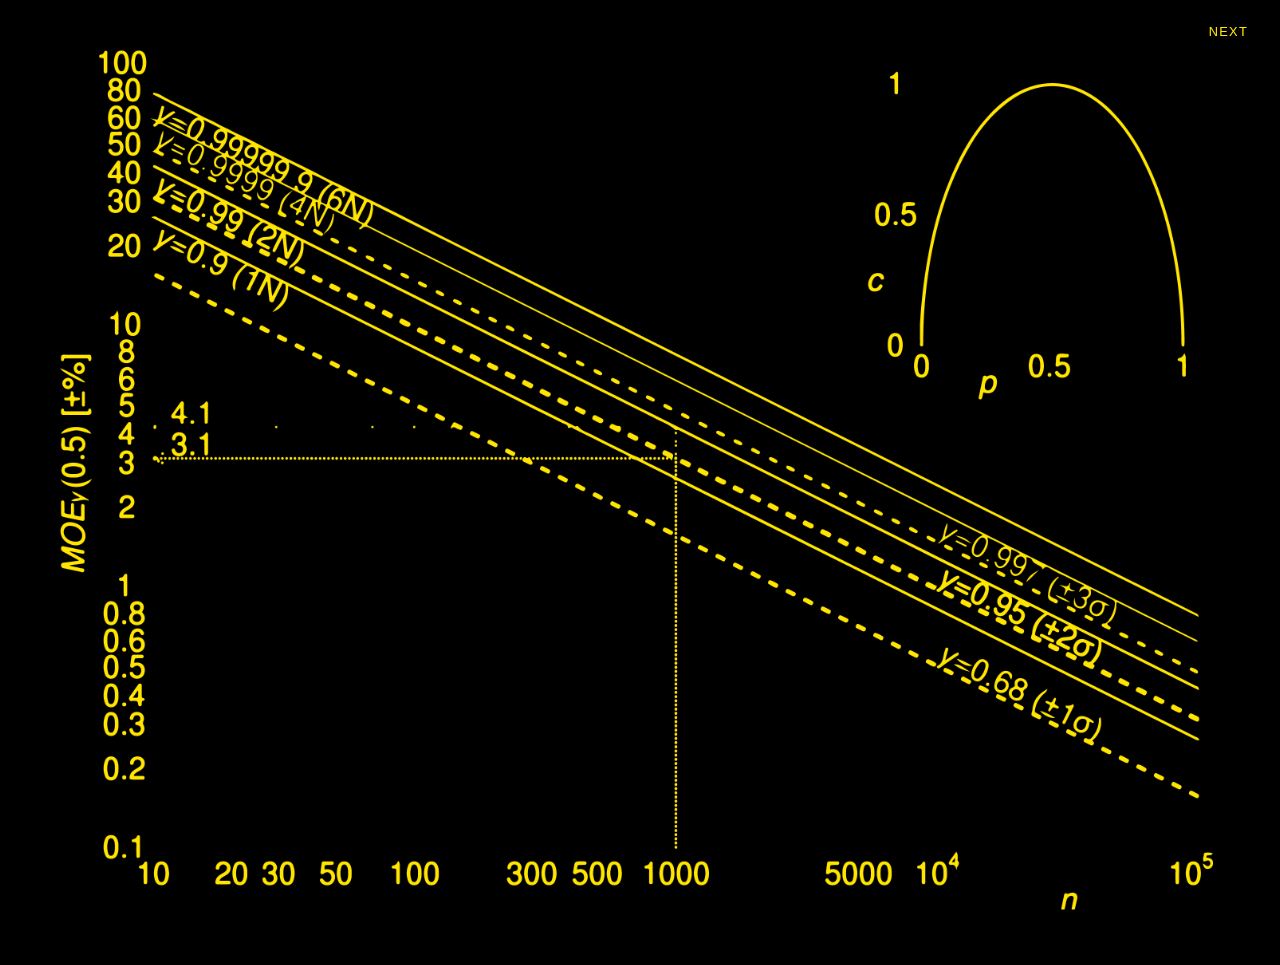
<file: answers/13/index.html>
<!DOCTYPE html>
<html>
<head>
	<meta charset="utf-8">
	<meta name="viewport" content="width=device-width, initial-scale=1">
	<link rel="stylesheet" type="text/css" href="style.css">
	<title>13</title>
</head>
<body>
		<a class="link" style="
        display: flex;
        flex-direction: row-reverse;
        text-align: right;
        z-index: -10;
        font-size: 1vw;
        font-family: Neue Haas Unica Pro, sans-serif;
		letter-spacing: 0.1em;
		line-height: 0em;
		filter: blur(0.75px);
	" href="../14/index.html">NEXT</a>
	<img src="marginoferror.png">
</body>
</html>
</file>
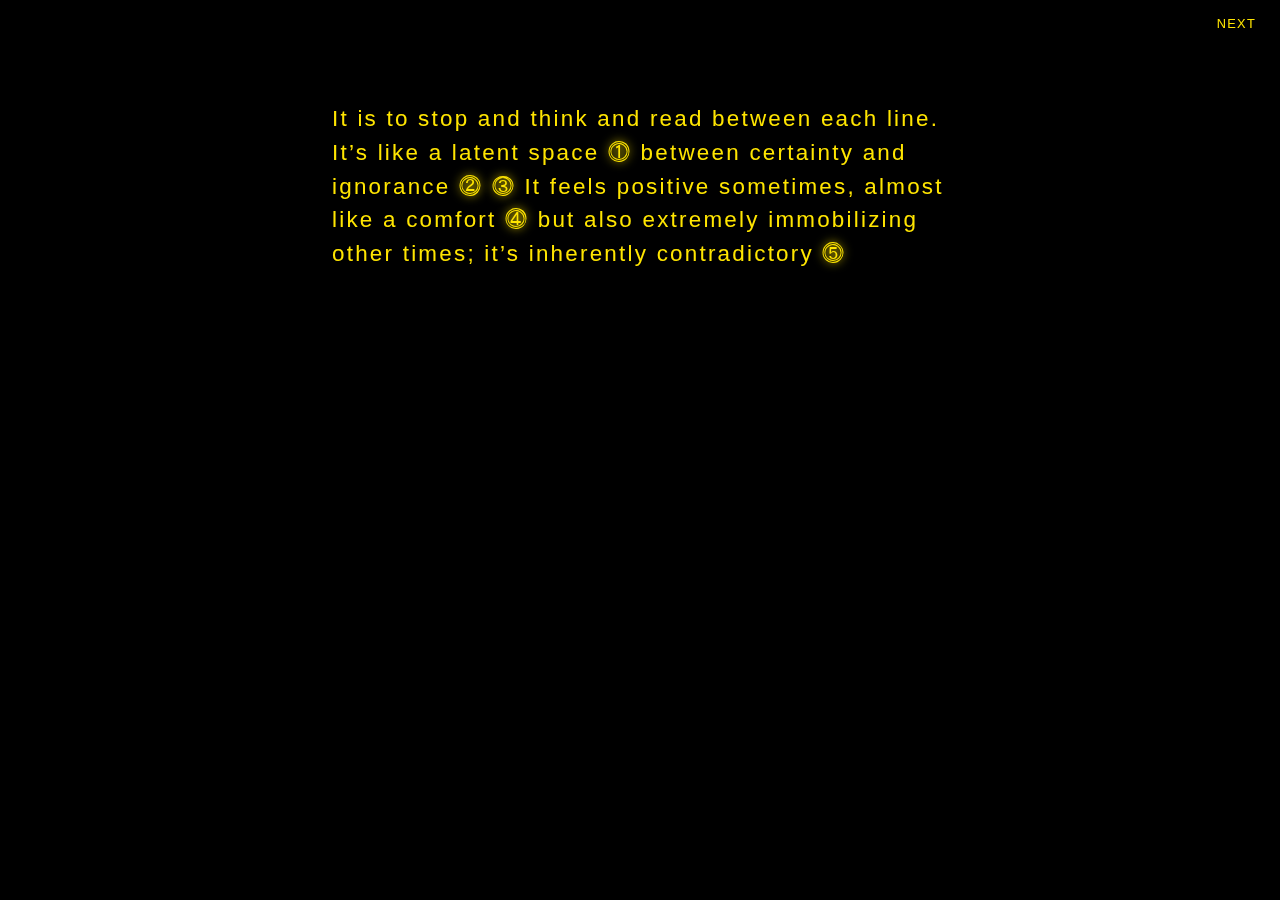
<file: answers/14/index.html>
<!DOCTYPE html>
<html>
<head>
	<meta charset="utf-8">
	<meta name="viewport" content="width=device-width, initial-scale=1">
	<link rel="stylesheet" type="text/css" href="style.css">
	<title>14</title>
</head>
<body>
        <a class="link" style="
        display: flex;
        flex-direction: row-reverse;
        text-align: right;
        z-index: -10;
        font-size: 1vw;
        font-family: Neue Haas Unica Pro, sans-serif;
        letter-spacing: 0.1em;
        line-height: 0em;
        filter: blur(0.75px);
    " href="../15/index.html">NEXT</a>
<div class="block">It is to stop and think and read between each line. It’s like a latent space <a href="#" class="toggle-footnote" data-footnote="footnote-1"> ⓵ </a> 
	<div id="footnote-1" class="footnote">Latent doesn’t really make sense; it can surely make itself visible many times.</div> 
between certainty and ignorance <a href="#" class="toggle-footnote" data-footnote="footnote-2"> ⓶ </a> 
	<div id="footnote-2" class="footnote">Maybe ignorance is too harsh of a word; perhaps, unawareness instead. </div>
<a href="#" class="toggle-footnote" data-footnote="footnote-3"> ⓷ </a>
	<div id="footnote-3" class="footnote">Or maybe ignorance does signify the role of choice. 
	</div>
It feels positive sometimes, almost like a comfort<a href="#" class="toggle-footnote" data-footnote="footnote-4"> ⓸ </a>
	<div id="footnote-4" class="footnote">Does this comes with years of using it as a tool of some sort?</div>
but also extremely immobilizing other times; it’s inherently contradictory <a href="#" class="toggle-footnote" data-footnote="footnote-5"> ⓹ </a>
	<div id="footnote-5" class="footnote">Viewing it in such a binary sense seems counterintuitive. It’s more like a state of flux.</div>
</div>


    <script>
document.addEventListener("DOMContentLoaded", function () {
    const footnoteLinks = document.querySelectorAll(".toggle-footnote");

    footnoteLinks.forEach((link) => {
        link.addEventListener("click", function (event) {
            event.preventDefault();
            const footnoteId = link.getAttribute("data-footnote");
            const footnote = document.getElementById(footnoteId);

            if (footnote.style.display === "none" || footnote.style.display === "") {
                footnote.style.display = "inline-block";
            } else {
                footnote.style.display = "none";
            }
        });
    });
});
    </script>
</body>
</html>
</file>
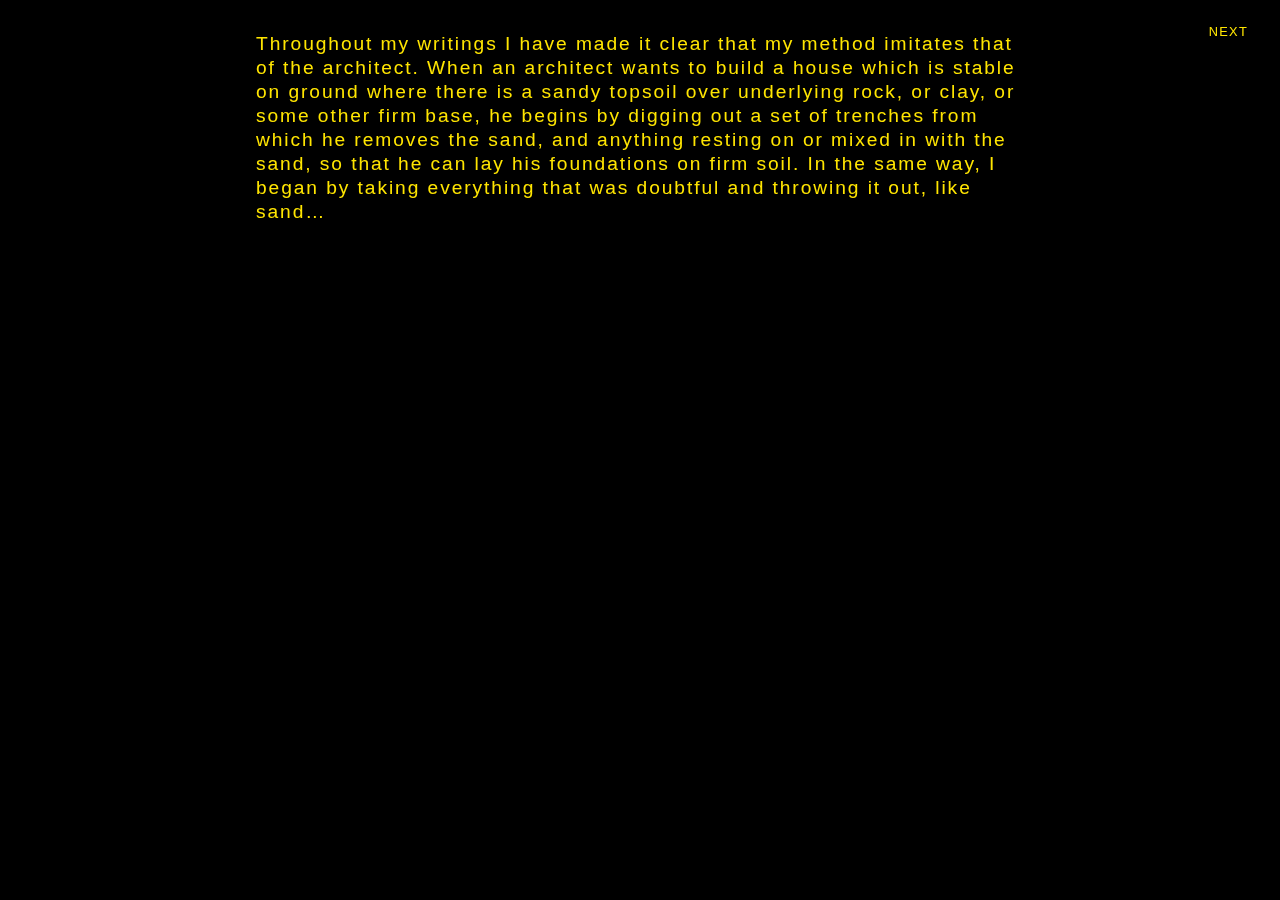
<file: answers/15/index.html>
<!DOCTYPE html>
<html>
<head>
	<meta charset="utf-8">
	<meta name="viewport" content="width=device-width, initial-scale=1">
	<link rel="stylesheet" type="text/css" href="style.css">
	<title>15</title>
</head>
<body>
		<a class="link" style="
        display: flex;
        flex-direction: row-reverse;
        text-align: right;
        z-index: -10;
        font-size: 1vw;
        font-family: Neue Haas Unica Pro, sans-serif;
		letter-spacing: 0.1em;
		line-height: 0em;
		filter: blur(0.75px);
	" href="../16/index.html">NEXT</a>
	<div class="container">
		<span class="string1">Throughout my writings I have made it clear that my method imitates that of the architect.</span><span class="string2"> When an architect wants to build a house which is stable on ground where there is a sandy topsoil over underlying rock, or clay, or some other firm base,</span><span class="string3"> he begins by digging out a set of trenches from which he removes the sand, and anything resting on or mixed in with the sand,</span><span class="string4"> so that he can lay his foundations on firm soil. </span><span class="string5"> In the same way, I began by taking everything that was doubtful and throwing it out, like sand…</span></div>

<script type="text/javascript">


	let string1 = document.querySelector('.string1');
	string1.addEventListener('mouseover', () => {
    string1.classList.add('string-dark');
    });

 	let string2 = document.querySelector('.string2');
	string2.addEventListener('mouseover', () => {
    string2.classList.add('string-dark');
    });

    let string3 = document.querySelector('.string3');
	string3.addEventListener('mouseover', () => {
    string3.classList.add('string-dark');
    });


    let string4 = document.querySelector('.string4');
	string4.addEventListener('mouseover', () => {
    string4.classList.add('string-dark');
    });


    let string5 = document.querySelector('.string5');
	string5.addEventListener('mouseover', () => {
    string5.classList.add('string-dark');
    });


</script>
</body>
</html>
</file>
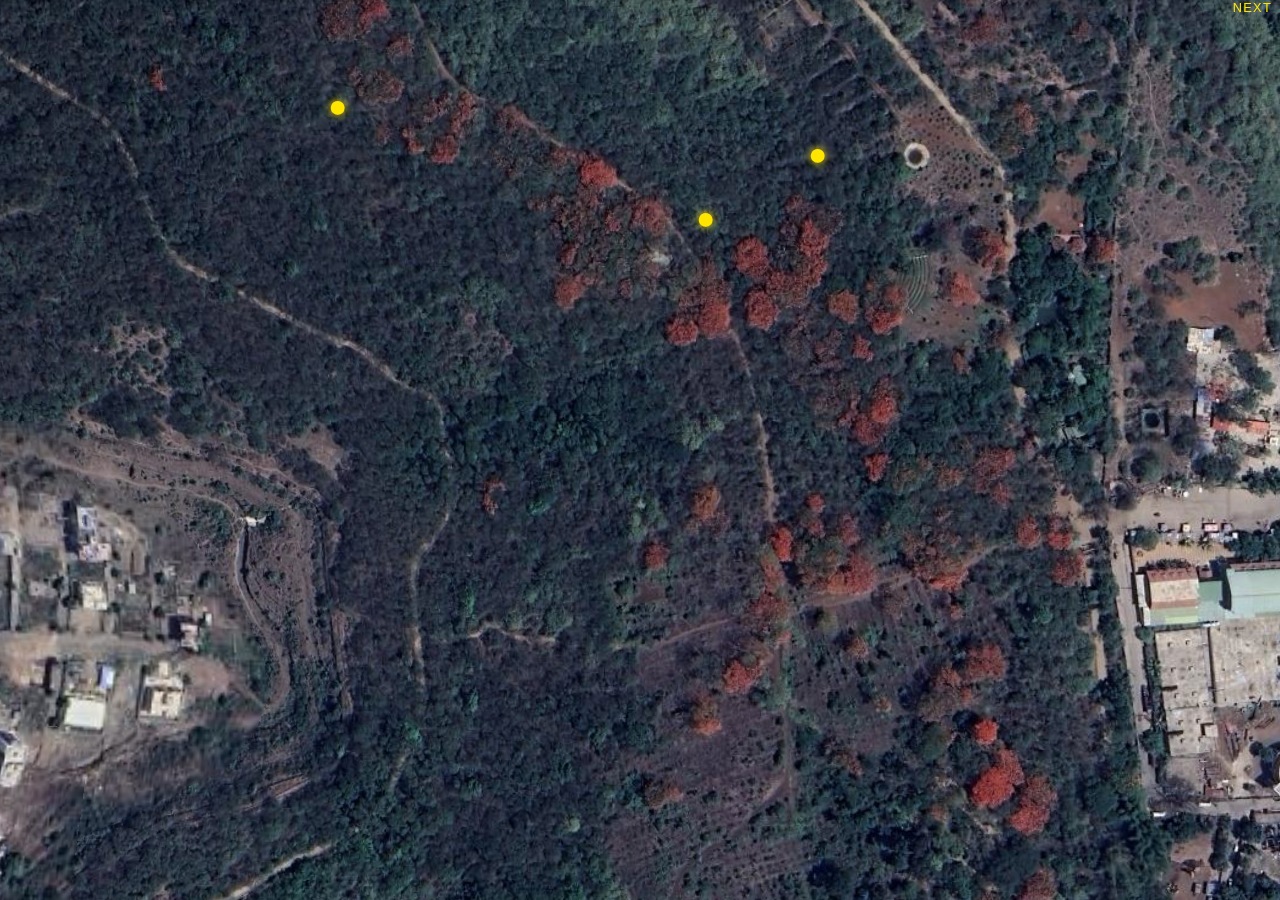
<file: answers/17/index.html>
<!DOCTYPE html>
<html>
<head>
	<meta charset="utf-8">
	<meta name="viewport" content="width=device-width, initial-scale=1">
	<link rel="stylesheet" type="text/css" href="style.css">
	<title>17</title>
</head>
<body>
		<a class="link" style="
        display: flex;
        flex-direction: row-reverse;
        text-align: right;
        z-index: -10;
        font-size: 1vw;
        font-family: Neue Haas Unica Pro, sans-serif;
		letter-spacing: 0.1em;
		line-height: 0em;
		filter: blur(0.75px);
	" href="../18/index.html">NEXT</a>
	<div class="container1">
	<a href="#" id="toggle1" class="toggle-footnote" data-footnote="footnote-1">●</a> 
	<div id="footnote-1" class="footnote">Satellite images are not just scientific; they are cultural as well. Remote-sensing satellites are equipped with multispectral sensors that detect phenomena across parts of the electromagnetic spectrum. These instruments sense chemical traces in the troposphere and stratosphere based on the reflective or absorptive properties of those chemicals.</div>
	</div>

	<div class="container2">
	<a href="#" id="toggle2" class="toggle-footnote" data-footnote="footnote-2">●</a> 
	<div id="footnote-2" class="footnote">Traces are captured as sensor data and transmitted to earth stations. There, the data are processed, calibrated, and rendered so that they can be intelligible and readable as satellite imagery. This imagery is then scaled, colorized, and overlaid with graphics that identify phenomena of interest. This “disaster media” formation is highly processed and designed to spotlight phenomena and relations that are invisible to the human eye.</div>
	</div>

	<div class="container3">
	<a href="#" id="toggle3" class="toggle-footnote" data-footnote="footnote-3">●</a> 
	<div id="footnote-3" class="footnote">The fading, semitransparent pixels above a given city—graphic additions to satellite imagery—while informative in many respects, are legible only in the broader contexts of media literacy and cultural critique. These renderings also may be thrown into question by subsequent satellite data or by more nuanced analyses.</div>
	</div>

    <script>
document.addEventListener("DOMContentLoaded", function () {
    const footnoteLinks = document.querySelectorAll(".toggle-footnote");

    footnoteLinks.forEach((link) => {
        link.addEventListener("click", function (event) {
            event.preventDefault();
            const footnoteId = link.getAttribute("data-footnote");
            const footnote = document.getElementById(footnoteId);

            if (footnote.style.display === "none" || footnote.style.display === "") {
                footnote.style.display = "block";
            } else {
                footnote.style.display = "none";
            }
        });
    });
});
</script>
</body>
</html>
</file>
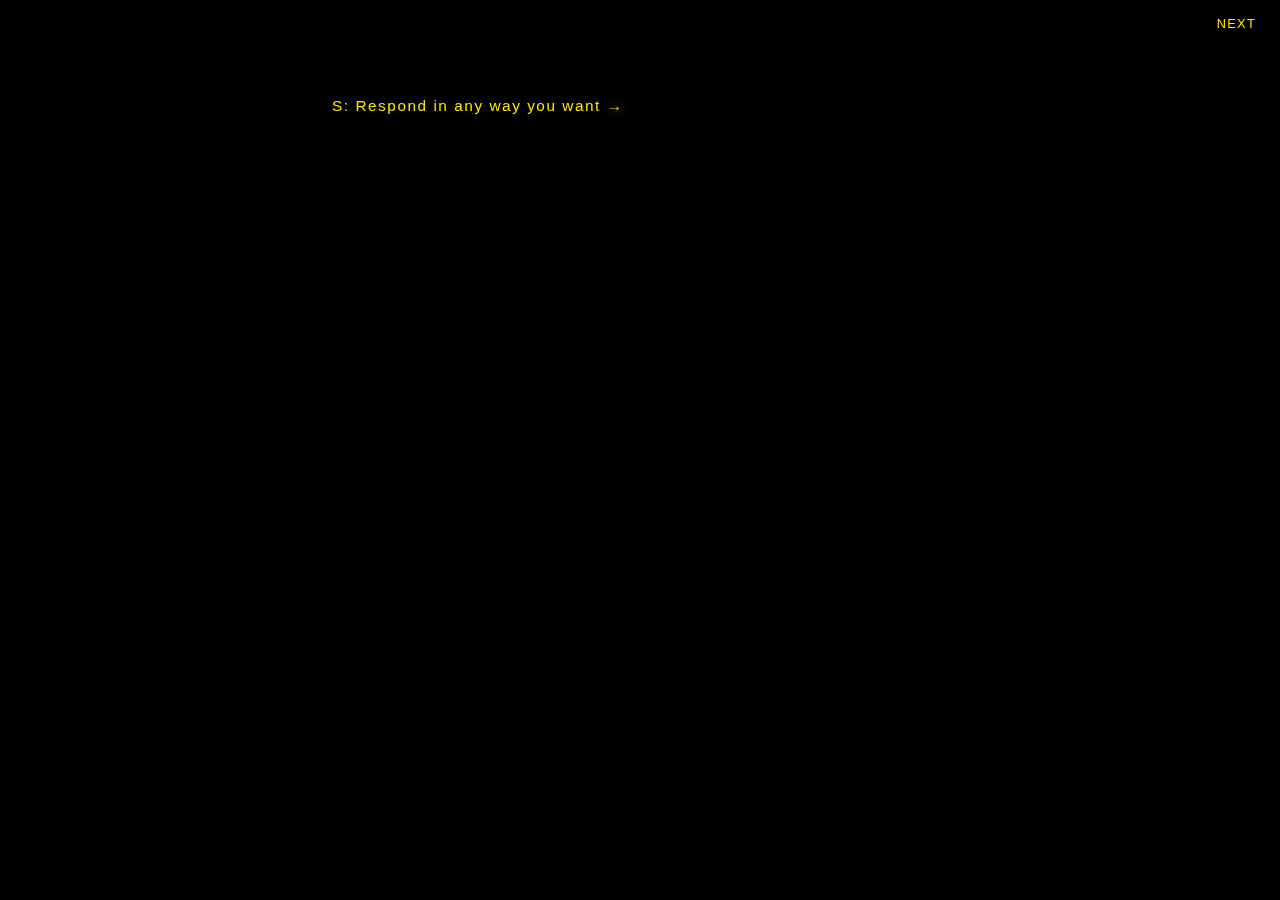
<file: answers/18/index.html>
<!DOCTYPE html>
<html>
<head>
	<meta charset="utf-8">
	<meta name="viewport" content="width=device-width, initial-scale=1">
	<link rel="stylesheet" type="text/css" href="style.css">
	<title>18</title>
</head>
<body>
		<a class="link" style="
        display: flex;
        flex-direction: row-reverse;
        text-align: right;
        z-index: -10;
        font-size: 1vw;
        font-family: Neue Haas Unica Pro, sans-serif;
		letter-spacing: 0.1em;
		line-height: 0em;
		filter: blur(0.75px);
	" href="../19/index.html">NEXT</a>
	<div class="block">S: Respond in any way you want <a href="#" class="toggle-footnote" data-footnote="footnote-1"> → </a> <div id="footnote-1" class="footnote">K: Oh no, you’re recording it…<a href="#" class="toggle-footnote" data-footnote="footnote-2"> → </a>

	<div id="footnote-2" class="footnote">S: No, you don’t even need to speak, like I’ll stop recording if you think another way is better. It’s just like, if you say something that’s interesting, I want to catch it.<a href="#" class="toggle-footnote" data-footnote="footnote-3"> → </a>

	<div id="footnote-3" class="footnote">K: For some reason, the way you are framing this question…it’s like...<a href="#" class="toggle-footnote" data-footnote="footnote-4"> → </a>

	<div id="footnote-4" class="footnote">S: Fucking you up?<a href="#" class="toggle-footnote" data-footnote="footnote-5"> → </a>

	<div id="footnote-5" class="footnote">K: Yeah… so now I’m doubting the way you’re asking me…<a href="#" class="toggle-footnote" data-footnote="footnote-6"> → </a></div></div></div></div></div>

	<div id="footnote-6" class="footnote">S: Yeah, I mean that’s a natural part of it. <a href="#" class="toggle-footnote" data-footnote="footnote-7"> → </a>

	<div id="footnote-7" class="footnote">K: Okay, but why are you asking me in this way though? Why can’t you just ask me ‘what does doubt look like?’ or something? <a href="#" class="toggle-footnote" data-footnote="footnote-8"> → </a>

	<div id="footnote-8" class="footnote">S: Yeah, you can take that way too. “What does doubt look like?”, “what does it look like for you specifically?”<a href="#" class="toggle-footnote" data-footnote="footnote-9"> → </a>

	<div id="footnote-9" class="footnote">K: ...<a href="#" class="toggle-footnote" data-footnote="footnote-10"> → </a>


	<div id="footnote-10" class="footnote">K: ...<a href="#" class="toggle-footnote" data-footnote="footnote-11"> → </a>


	<div id="footnote-11" class="footnote">K: ...<a href="#" class="toggle-footnote" data-footnote="footnote-12"> → </a>

	<div id="footnote-12" class="footnote">K: …I don’t know why but the first thing that comes to mind is faith.<a href="#" class="toggle-footnote" data-footnote="footnote-13"> → </a>


	<div id="footnote-13" class="footnote">S: Yeah, that’s a pretty common correlation. <a href="#" class="toggle-footnote" data-footnote="footnote-14"> → </a>


	<div id="footnote-14" class="footnote">K: Yeah, but that’s like… yeah... do you want something longer?<a href="#" class="toggle-footnote" data-footnote="footnote-15"> → </a>


	<div id="footnote-15" class="footnote">S: No, that’s all then?<a href="#" class="toggle-footnote" data-footnote="footnote-16"> → </a>

	<div id="footnote-16" class="footnote">K: Yeah.

	


    <script>
document.addEventListener("DOMContentLoaded", function () {
    const footnoteLinks = document.querySelectorAll(".toggle-footnote");

    footnoteLinks.forEach((link) => {
        link.addEventListener("click", function (event) {
            event.preventDefault();
            const footnoteId = link.getAttribute("data-footnote");
            const footnote = document.getElementById(footnoteId);

            if (footnote.style.display === "none" || footnote.style.display === "") {
                footnote.style.display = "block";
            } else {
                footnote.style.display = "none";
            }
        });
    });
});
    </script>
</body>
</html>
</file>
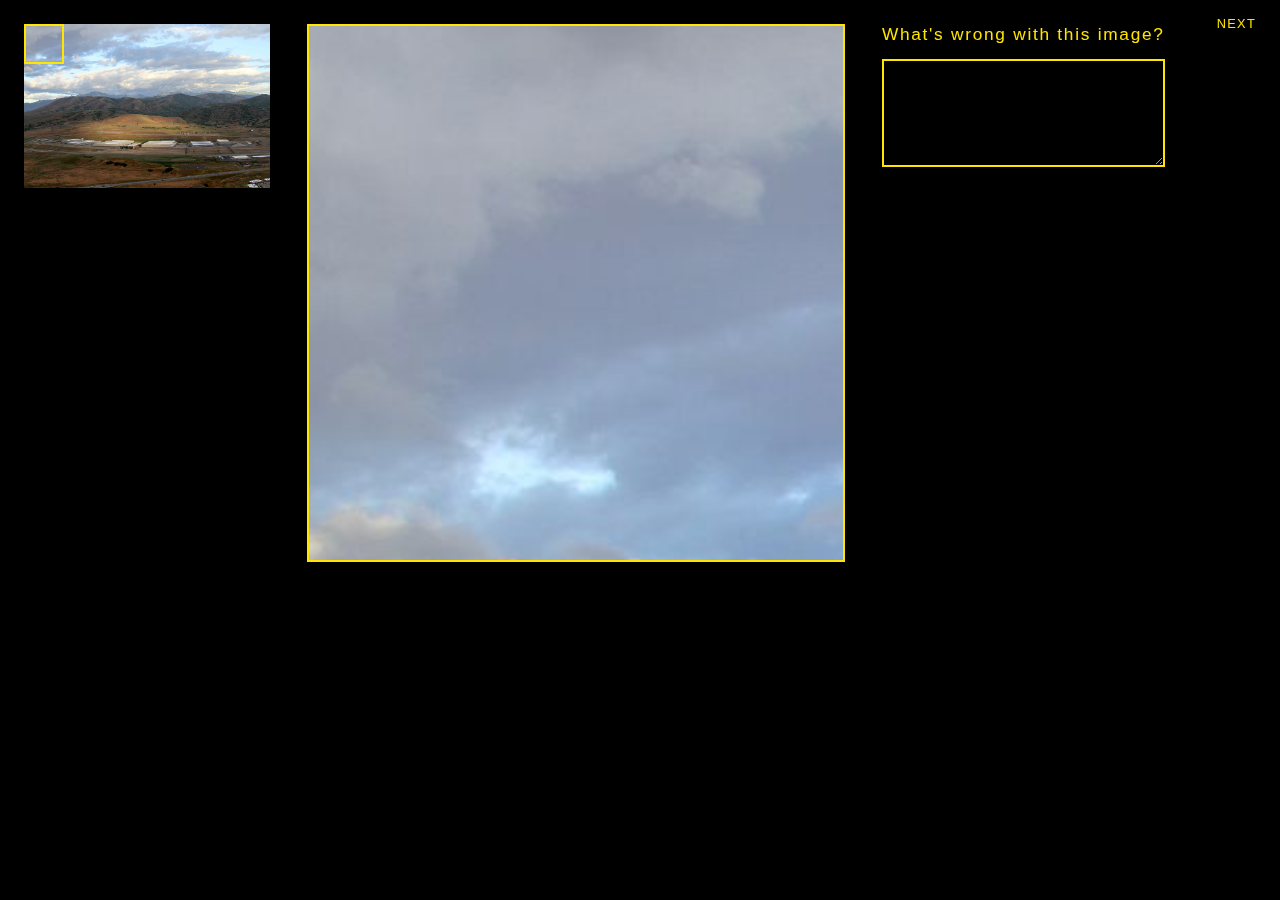
<file: answers/19/index.html>
<!DOCTYPE html>
<html>
<head>
	<meta charset="utf-8">
	<meta name="viewport" content="width=device-width, initial-scale=1">
	<title>19</title>
	<link rel="stylesheet" type="text/css" href="style.css">
<style>
</style>
<script>
function imageZoom(imgID, resultID) {
  var img, lens, result, cx, cy;
  img = document.getElementById(imgID);
  result = document.getElementById(resultID);
  lens = document.createElement("DIV");
  lens.setAttribute("class", "img-zoom-lens");
  img.parentElement.insertBefore(lens, img);
  cx = result.offsetWidth / lens.offsetWidth;
  cy = result.offsetHeight / lens.offsetHeight;
  result.style.backgroundImage = "url('" + img.src + "')";
  result.style.backgroundSize = (img.width * cx) + "px " + (img.height * cy) + "px";
  lens.addEventListener("mousemove", moveLens);
  img.addEventListener("mousemove", moveLens);
  lens.addEventListener("touchmove", moveLens);
  img.addEventListener("touchmove", moveLens);
  function moveLens(e) {
    var pos, x, y;
    e.preventDefault();
    /*get the cursor's x and y positions:*/
    pos = getCursorPos(e);
    /*calculate the position of the lens:*/
    x = pos.x - (lens.offsetWidth / 2);
    y = pos.y - (lens.offsetHeight / 2);
    if (x > img.width - lens.offsetWidth) {x = img.width - lens.offsetWidth;}
    if (x < 0) {x = 0;}
    if (y > img.height - lens.offsetHeight) {y = img.height - lens.offsetHeight;}
    if (y < 0) {y = 0;}
    lens.style.left = x + "px";
    lens.style.top = y + "px";
    result.style.backgroundPosition = "-" + (x * cx) + "px -" + (y * cy) + "px";
  }
  function getCursorPos(e) {
    var a, x = 0, y = 0;
    e = e || window.event;
    a = img.getBoundingClientRect();
    x = e.pageX - a.left;
    y = e.pageY - a.top;
    x = x - window.pageXOffset;
    y = y - window.pageYOffset;
    return {x : x, y : y};
  }
}
</script>
</head>
<body>
    <a class="link" style="
        display: flex;
        flex-direction: row-reverse;
        text-align: right;
        z-index: -10;
        font-size: 1vw;
        font-family: Neue Haas Unica Pro, sans-serif;
    letter-spacing: 0.1em;
    line-height: 0em;
    filter: blur(0.75px);
  " href="../20/index.html">NEXT</a>
<div class="img-zoom-container">
  <img id="myimage" src="data_center.jpeg" width="20%" height="15%">
  <div id="myresult" class="img-zoom-result"></div>
  <div id="desc">What's wrong with this image?
  	<textarea></textarea>
  </div>
</div>

<script>
// Initiate zoom effect:
imageZoom("myimage", "myresult");
</script>

</body>
</html>
</file>
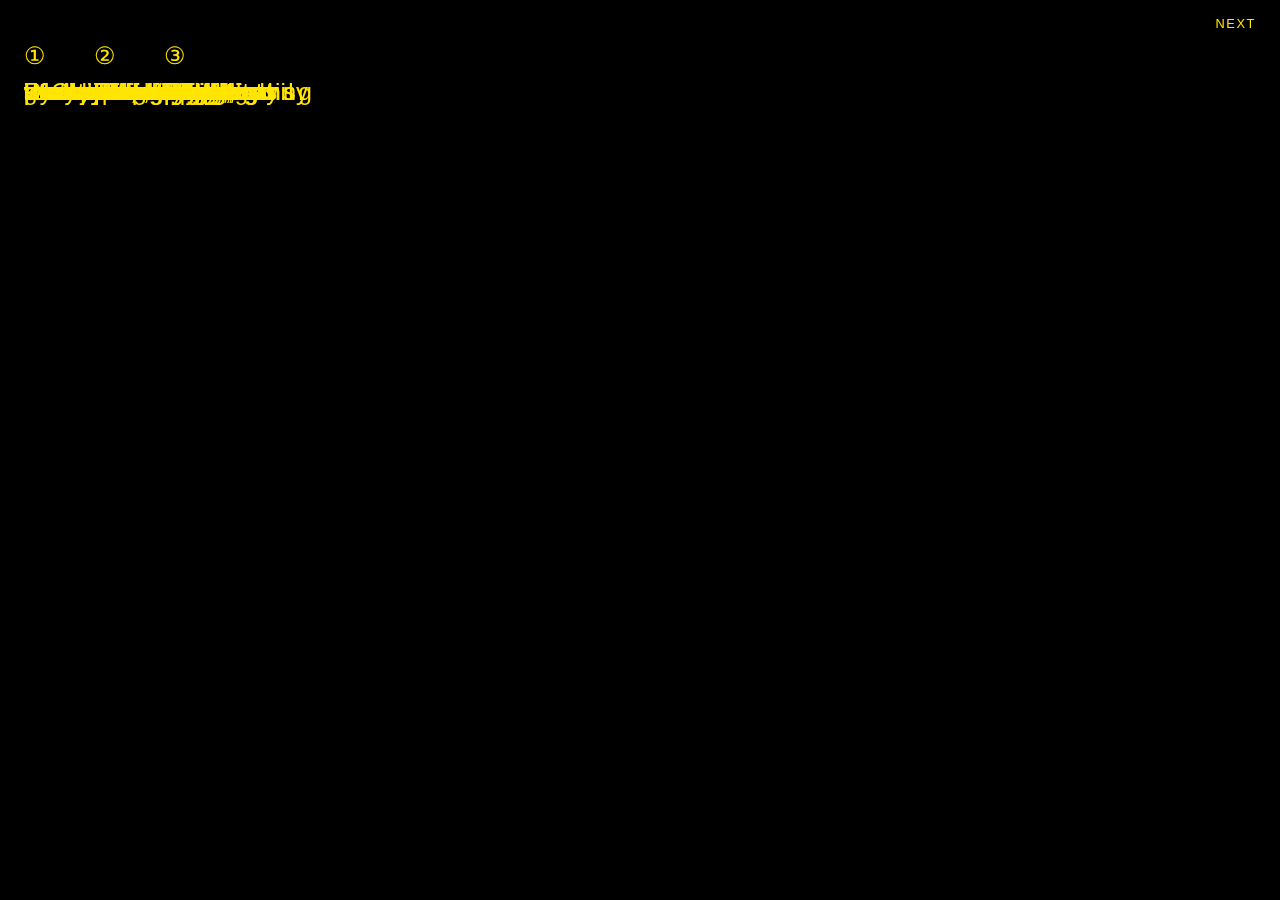
<file: answers/2/index.html>
<!DOCTYPE html>
<html>
<head>
	<meta charset="utf-8">
	<meta name="viewport" content="width=device-width, initial-scale=1">
	<link rel="stylesheet" type="text/css" href="style.css">
	<title>2</title>
</head>
<body>
	<a class="link" style="
        display: flex;
        flex-direction: row-reverse;
        text-align: right;
        z-index: -10;
        font-size: 1vw;" href="../3/index.html">NEXT</a>
	<div class="container">
		<div class="para1">
			<div class="num">①</div>
			<p>...One who has been <span id="special">undone</span> by theory. Rather than the accumulation of theoretical tools and materials, models of analysis, perspectives and positions, the work of theory is to <span id="special">unravel</span> the very ground on which it stands.</p></div>
		<div class="para2">
			<div class="num">②</div>
			<p>To introduce questions and uncertainties in those places where formerly there was some seeming consensus about what one did and how one went about it…The old boundaries between making and theorizing, historicizing and displaying, criticizing and affirming have long been <span id="special">eroded</span>…The narrative of theoretical unraveling, of being undone, is a journey of phases in which the thought we are immersed in is <span id="special">invalidated</span></p></div>
		<div class="para3">
			<div class="num">③</div>
			<p>Those moments of silent epiphany in which we have realized that <span id="special">things might not necessarily be so</span>, that there might be a whole other way to think them, moments in which the paradigms we inhabit cease to be self-legitimating and in a flash are revealed to be nothing more than what they are: paradigms.</p></div>
	</div>

</body>
<script type="text/javascript">

	let para1 = document.querySelector('.para1');
	para1.addEventListener('mouseover', () => {
    para1.classList.add('para-unravel');
    });

    let para2 = document.querySelector('.para2');
	para2.addEventListener('mouseover', () => {
    para2.classList.add('para-unravel');
    });

    let para3 = document.querySelector('.para3');
	para3.addEventListener('mouseover', () => {
    para3.classList.add('para-unravel');
    });

</script>
</html>


<!-- Those moments of silent epiphany in which we have realized that things might not necessarily be so, that there might be a whole other way to think them, moments in which the paradigms we inhabit cease to be self-legitimating and in a flash are revealed to be nothing more than what they are: paradigms. -->
</file>
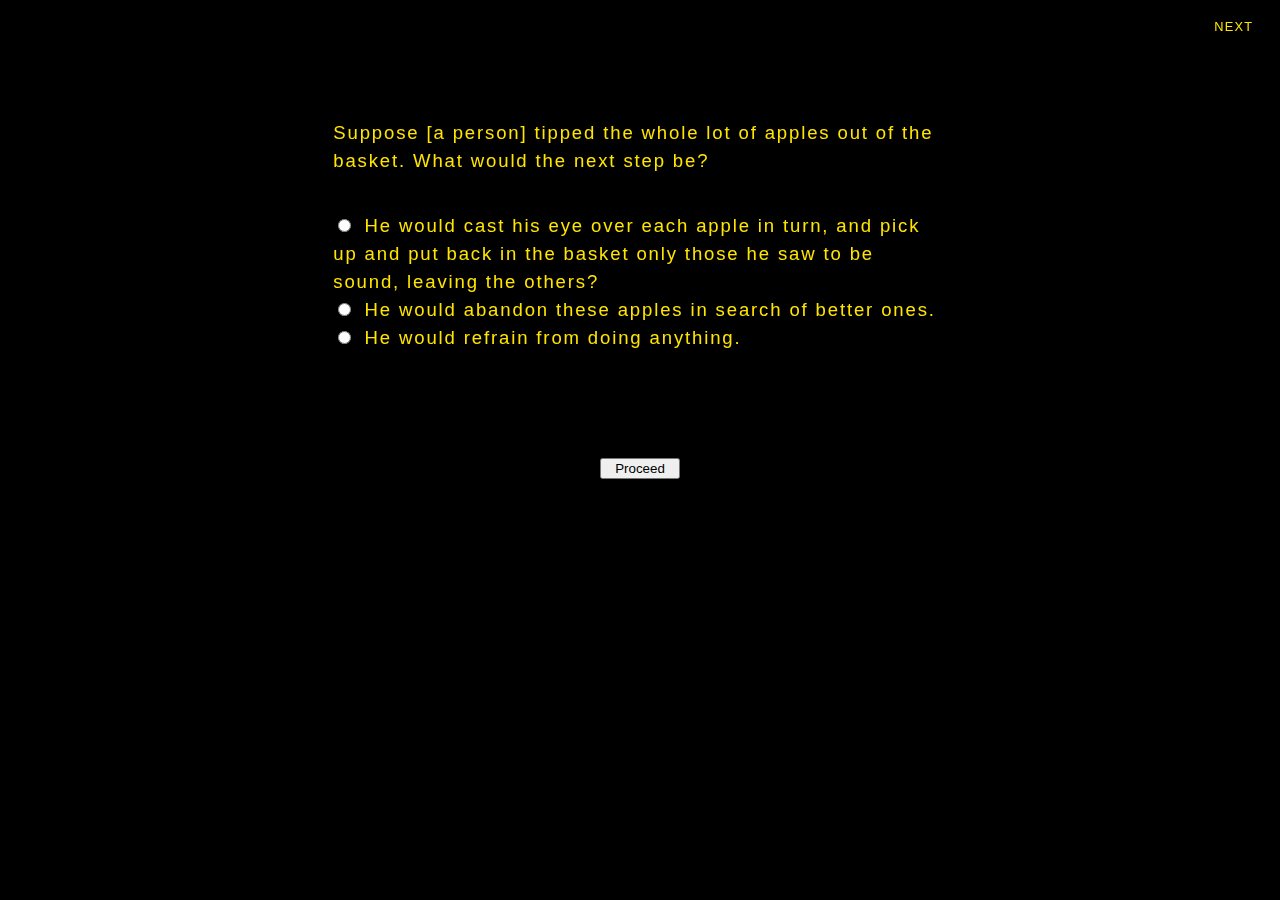
<file: answers/20/index.html>
<!DOCTYPE html>
<html>
<head>
	<meta charset="utf-8">
	<meta name="viewport" content="width=device-width, initial-scale=1">
	<link rel="stylesheet" type="text/css" href="style.css">
	<title>20</title>
</head>
<body>
    <a class="link" style="
        display: flex;
        flex-direction: row-reverse;
        text-align: right;
        z-index: -10;
        font-size: 1vw;
        font-family: Neue Haas Unica Pro, sans-serif;
    letter-spacing: 0.1em;
    line-height: 0em;
    filter: blur(0.75px);
  " href="../21/index.html">NEXT</a>
	<div class="container">
	<div class="question1">
	Suppose [a person] tipped the whole lot of apples out of the basket. What would the next step be?</div>
  <form class="options">
    <label>
      <input type="radio" name="color" value="v1" onchange="showResponse(this)">He would cast his eye over each apple in turn, and pick up and put back in the basket only those he saw to be sound, leaving the others?
    </label>
    <label>
      <input type="radio" name="color" value="v2" onchange="showResponse(this)">He would abandon these apples in search of better ones.
    </label>
    <label>
      <input type="radio" name="color" value="v3" onchange="showResponse(this)">He would refrain from doing anything.
    </label>
    <div id="response"></div>
    <button id="proceed">Proceed</button>
  </form>
  </div>

  <script>
    function showResponse(radio) {
      var selectedValue = radio.value;
      var responseElement = document.getElementById("response");

      if (selectedValue === "v1") {
        responseElement.innerText = "Are you sure about that?";
      } else if (selectedValue === "v2") {
        responseElement.innerText = "Do you want to double check?";
      } else if (selectedValue === "v3") {
        responseElement.innerText = "Why so?";
      }
    }
  </script>
</body>

</html>
</file>
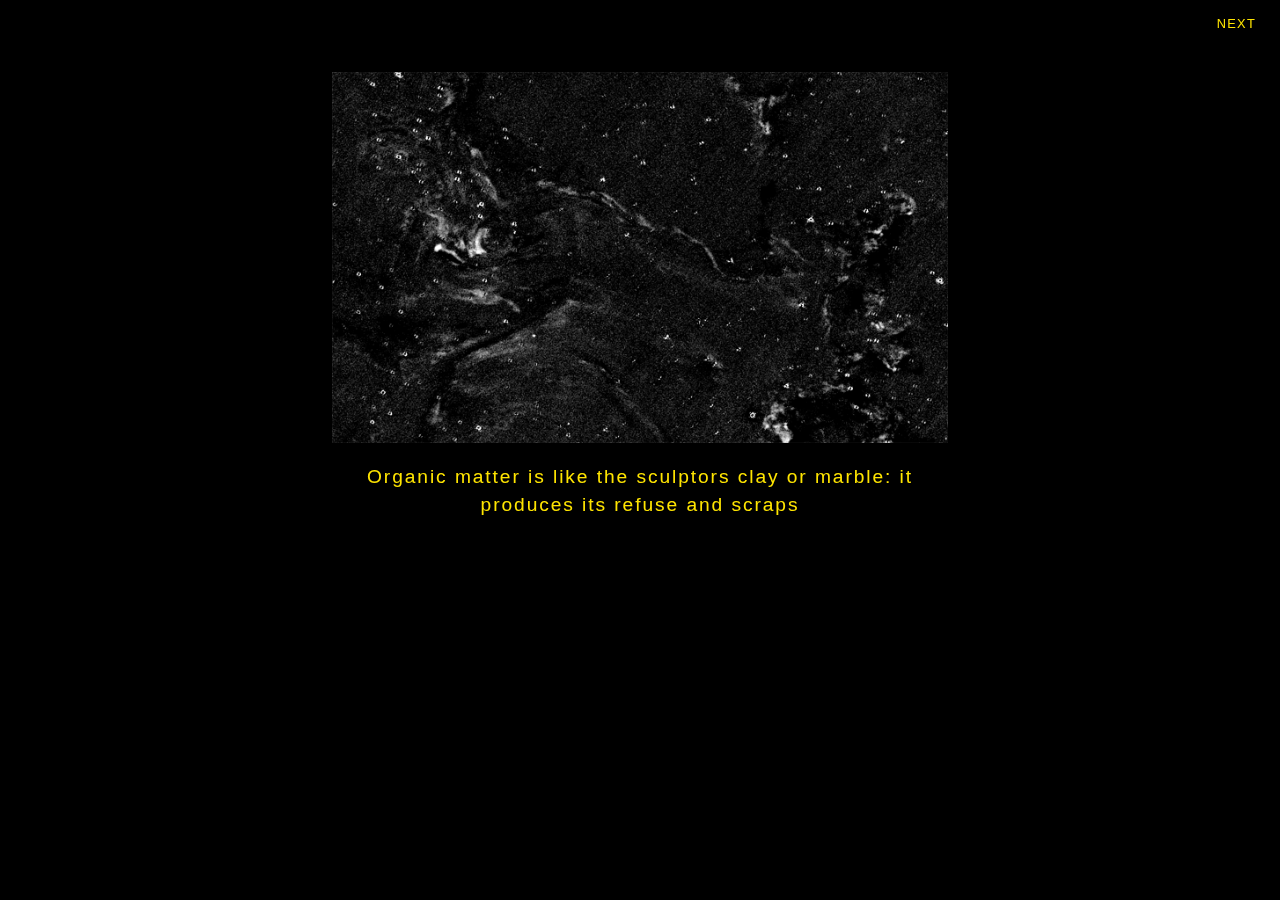
<file: answers/21/index.html>
<!DOCTYPE html>
<html>
<head>
	<meta charset="utf-8">
	<meta name="viewport" content="width=device-width, initial-scale=1">
	<link rel="stylesheet" type="text/css" href="style.css">
	<title>21</title>
</head>
<body  onclick="cycleParagraph()">
		<a class="link" style="
        display: flex;
        flex-direction: row-reverse;
        text-align: right;
        z-index: -10;
        font-size: 1vw;
        font-family: Neue Haas Unica Pro, sans-serif;
		letter-spacing: 0.1em;
		line-height: 0em;
		filter: blur(0.75px);
	" href="../22/index.html">NEXT</a>
	<div class="container">
		<img id="field" src="plasticity.gif">
	<div class="lines"></div>
	</div>
<script type="text/javascript">

const paragraphs = ["...between what is to come and memory, between the giving and receiving of form.", "Organic matter is like the sculptors clay or marble: it produces its refuse and scraps", "But these organic evacuations are absolutely necessary for the realization of living form...", "...which ultimately appears, in all its density, at the cost of their disappearance.", "Again, this type of destruction in no way contradicts positive plasticity: it is its condition.", "It serves the neatness and power of realized form. In its own way it composes the life force.", "In psychoanalysis, as in neurology, a plastic brain or plastic psyche is one that finds the right balance...", "...between the capacity for change and the aptitude for remaining the same..."];

let currentL = 0;

// Function to cycle through paragraphs
function cycleParagraph() {
	const lines = document.querySelector('.lines');
	currentL = (currentL + 1) % paragraphs.length;
	lines.textContent = paragraphs[currentL];
}

cycleParagraph();

    </script>
</body>
</body>
</html>
</file>
<file: style.css>
html {
	-webkit-font-smoothing: antialiased;
    -moz-osx-font-smoothing: grayscale;
    -webkit-user-select: none;
  	-ms-user-select: none;
  	user-select: none;
}

@font-face {
    font-family: 'Neue Haas Unica Pro', sans-serif;
    src: url('assets/NeueHaasUnicaPro-Regular.ttf')  format('truetype'), /* Safari, Android, iOS */
}

a, a:visited, a:active {
	color: #FFE500;
	text-decoration: none;
	transition: 0.10s;
	cursor: default;
}

a:hover {
	filter: blur(1.15px);
/*	color: black;
*/	cursor: default;
}

body {
	background: black;
	color: #FFE500;
	filter: blur(0.75px);
	font-size: 1.325em;
	font-family: Neue Haas Unica Pro, sans-serif;
	letter-spacing: 0.1em;
	line-height: 1.5em;
	padding: 1em;
}

details {
	width: 60%;
	text-align: left;
}

section {
	position: relative;
	margin: 0 auto;
}
</file>
<file: answers/1/style.css>
html {
	-webkit-font-smoothing: antialiased;
    -moz-osx-font-smoothing: grayscale;
    -webkit-user-select: none;
  	-ms-user-select: none;
  	user-select: none;
}

@font-face {
    font-family: 'Neue Haas Unica Pro', sans-serif;
    src: url('assets/NeueHaasUnicaPro-Regular.ttf')  format('truetype'), /* Safari, Android, iOS */
}
 

a, a:visited, a:active {
	color: #FFE500;
	text-decoration: none;
	transition: 0.10s;
	cursor: default;
	font-family: Neue Haas Unica Pro, sans-serif;
}

a:hover {
	filter: blur(1.15px);
/*	color: black;
*/	cursor: default;
}

body {
	background: black;
	color: #FFE500;
	filter: blur(0.75px);
	font-size: 1.25em;
	font-family: Neue Haas Unica Pro, sans-serif;
	letter-spacing: 0.1em;
	line-height: 1.25em;
	padding: 1em;
}

#container {
	width: 100%;
	overflow-wrap: anywhere;
	display: flex;
	flex-direction: row;
	flex-wrap: wrap;
}


/*footer {
	color: #6F6402;
	position: sticky;
	bottom: 0;
}*/
</file>
<file: answers/11/style.css>
html {
	-webkit-font-smoothing: antialiased;
    -moz-osx-font-smoothing: grayscale;
    -ms-user-select: none;
  	user-select: none;

}

@font-face {
    font-family: 'Neue Haas Unica Pro', sans-serif;
    src: url('assets/NeueHaasUnicaPro-Regular.ttf')  format('truetype'), /* Safari, Android, iOS */
}

a, a:visited, a:active {
	color: #FFE500;
	text-decoration: none;
	transition: 0.10s;
	cursor: default;
}

a:hover {
	filter: blur(1.15px);
/*	color: black;
*/	cursor: default;
}

body {
	background: url('volcano.gif');
	background-size: cover;
	color: #FFE500;
	filter: blur(0.75px);
}

p {
	position: absolute;
	width: 13em;
	left: 41em;
	top: 8em;
	font-size: 1.5vw;
	font-family: Neue Haas Unica Pro, sans-serif;
	letter-spacing: 0.1em;
	line-height: 1.25em;
}
</file>
<file: answers/12/style.css>
html {
	-webkit-font-smoothing: antialiased;
    -moz-osx-font-smoothing: grayscale;
    -webkit-user-select: none;
  	-ms-user-select: none;
  	user-select: none;
}

@font-face {
    font-family: 'Neue Haas Unica Pro', sans-serif;
    src: url('assets/NeueHaasUnicaPro-Regular.ttf')  format('truetype'), /* Safari, Android, iOS */
}

a, a:visited, a:active {
	color: #FFE500;
	text-decoration: none;
	transition: 0.10s;
	cursor: default;
}

a:hover {
	filter: blur(1.15px);
	cursor: default;
}

body {
	background: black;
	filter: blur(0.75px);
	font-size: 1.25em;
	font-family: Neue Haas Unica Pro, sans-serif;
	letter-spacing: 0.1em;
	line-height: 1.25em;
}



.init {
	display: block;
	word-break: break-all;
	color: #6F6402;
	text-align: justify;
}

@media (max-width: 500px) {
	.init {
		display: none;
	}

	.container {
	display: block;
	color: #FFE500;
	overflow-y: scroll;
	padding: 1em;
}
}

span {
	animation: glow 3s ease-in-out infinite alternate;
	animation-delay: 6s;
}

@keyframes glow {
  from {
    text-shadow: 0 0 0px , 0 0 5px #FFE500
  }
  
  to {
    text-shadow: 0 0 5px #FFE500, 0 0 0px
  }
}
</file>
<file: answers/13/style.css>
html {
	-webkit-font-smoothing: antialiased;
    -moz-osx-font-smoothing: grayscale;
    -webkit-user-select: none;
  	-ms-user-select: none;
  	user-select: none;
  	cursor: grab;
}

@font-face {
    font-family: 'Neue Haas Unica Pro', sans-serif;
    src: url('assets/NeueHaasUnicaPro-Regular.ttf')  format('truetype'), /* Safari, Android, iOS */
}

a, a:visited, a:active {
	color: #FFE500;
	text-decoration: none;
	transition: 0.10s;
	cursor: default;
}

a:hover {
	filter: blur(1.15px);
/*	color: black;
*/	cursor: default;
}

body {
	background: black;
	padding: 1em;
	font-size: 1.5em;
	position: relative;
	color: #FFE500;
	font-family: Neue Haas Unica Pro, sans-serif;
	letter-spacing: 0.1em;
	filter: blur(0.75px);
}

img {
	width: 100%;
	height: auto;
}
</file>
<file: answers/14/style.css>
html {
	-webkit-font-smoothing: antialiased;
    -moz-osx-font-smoothing: grayscale;
    -ms-user-select: none;
  	user-select: none;

}

@font-face {
    font-family: 'Neue Haas Unica Pro', sans-serif;
    src: url('assets/NeueHaasUnicaPro-Regular.ttf')  format('truetype'), /* Safari, Android, iOS */
}

a, a:visited, a:active {
	color: #FFE500;
	text-decoration: none;
	transition: 0.10s;
	cursor: default;
}

a:hover {
	filter: blur(1.15px);
/*	color: black;
*/	cursor: default;
}

body {
	background: black;
	color: #FFE500;
	filter: blur(0.75px);
	padding: 1em;
}

.block {
	position: relative;
	padding: 5%;
	top: 0.75em;
	margin: 0 auto;
	font-size: 1.75vw;
	font-family: Neue Haas Unica Pro, sans-serif;
	letter-spacing: 0.1em;
	line-height: 1.5em;
	width: 50%;
}

.footnote {
  display: none;
  font-size: 1.2vw;
  line-height: 1.2em;
  word-wrap: break-word;

}

.toggle-footnote {
	  text-shadow: 0 0 10px #FFE500;
}
</file>
<file: answers/15/style.css>
html {
	-webkit-font-smoothing: antialiased;
    -moz-osx-font-smoothing: grayscale;
    -webkit-user-select: none;
  	-ms-user-select: none;
  	user-select: none;
}

@font-face {
    font-family: 'Neue Haas Unica Pro', sans-serif;
    src: url('assets/NeueHaasUnicaPro-Regular.ttf')  format('truetype'), /* Safari, Android, iOS */
}

a, a:visited, a:active {
	color: #FFE500;
	text-decoration: none;
	transition: 0.10s;
	cursor: default;
}

a:hover {
	filter: blur(1.15px);
/*	color: black;
*/	cursor: default;
}

body {
	background: black;
	padding: 1em;
	font-size: 1.5em;
	position: relative;
	color: #FFE500;
	font-family: Neue Haas Unica Pro, sans-serif;
	letter-spacing: 0.1em;
	filter: blur(0.75px);
}

.container {
	font-size: 1.5vw;
	font-family: Neue Haas Unica Pro, sans-serif;
	letter-spacing: 0.1em;
	line-height: 1.25em;
	filter: blur(0.75px);
	width: 60vw;
	margin: 0 auto;
}


.string-dark {
	-webkit-animation: dark 5s forwards 1;
    animation: dark 5s forwards 1;

}

@keyframes dark {
    100% {color: black; letter-spacing: 1.5em;}
}
</file>
<file: answers/17/style.css>
html {
	-webkit-font-smoothing: antialiased;
    -moz-osx-font-smoothing: grayscale;
    -webkit-user-select: none;
  	-ms-user-select: none;
  	user-select: none;
}

@font-face {
    font-family: 'Neue Haas Unica Pro', sans-serif;
    src: url('assets/NeueHaasUnicaPro-Regular.ttf')  format('truetype'), /* Safari, Android, iOS */
}

a, a:visited, a:active {
	color: #FFE500;
	text-decoration: none;
	transition: 0.10s;
	cursor: default;
}

a:hover {
	filter: blur(1.15px);
	cursor: default;
}

body {
	background: url('taljai.png');
	filter: blur(0.75px);
	font-family: Neue Haas Unica Pro, sans-serif;
	color: #FFE500;
}


.footnote {
  display: none;
  font-size: 1.25vw;
  line-height: 1.2em;
  letter-spacing: 0.1em;
  width: 20vw;
  margin-left: 2em;
}

.toggle-footnote {
	text-shadow: 0 0 10px #FFE500;
	font-size: 2.5vw;
}

.container1 {
		position: absolute;
		left: 20em;
		top: 5em;
}

.container2 {
		position: absolute;
		left: 43em;
		top: 12em;
}

.container3 {
		position: absolute;
		left: 50em;
		top: 8em;
}
</file>
<file: answers/18/style.css>
html {
	-webkit-font-smoothing: antialiased;
    -moz-osx-font-smoothing: grayscale;
    -webkit-user-select: none;
  	-ms-user-select: none;
  	user-select: none;
  	cursor: help;
}

@font-face {
    font-family: 'Neue Haas Unica Pro', sans-serif;
    src: url('assets/NeueHaasUnicaPro-Regular.ttf')  format('truetype'), /* Safari, Android, iOS */
}

a, a:visited, a:active {
	color: #FFE500;
	text-decoration: none;
	transition: 0.10s;
	cursor: default;
}

a:hover {
	filter: blur(1.15px);
/*	color: black;
*/	cursor: default;
}

body {
	background: black;
	color: #FFE500;
	filter: blur(0.75px);
	padding: 1em;
}

.block {
	position: relative;
	padding: 5%;
	top: 0.75em;
	margin: 0 auto;
	font-size: 1.2vw;
	font-family: Neue Haas Unica Pro, sans-serif;
	letter-spacing: 0.1em;
	line-height: 1.2em;
	width: 50%;
}

.footnote {
  display: none;
  font-size: 1.2vw;
  line-height: 1.2em;
  word-wrap: break-word;

}

.toggle-footnote {
	  text-shadow: 0 0 10px #FFE500;
}
</file>
<file: answers/19/style.css>
html {
	-webkit-font-smoothing: antialiased;
    -moz-osx-font-smoothing: grayscale;
    -webkit-user-select: none;
  	-ms-user-select: none;
  	user-select: none;
}

@font-face {
    font-family: 'Neue Haas Unica Pro', sans-serif;
    src: url('assets/NeueHaasUnicaPro-Regular.ttf')  format('truetype'), /* Safari, Android, iOS */
}

a, a:visited, a:active {
	color: #FFE500;
	text-decoration: none;
	transition: 0.10s;
	cursor: default;
}

a:hover {
	filter: blur(1.15px);
/*	color: black;
*/	cursor: default;
}

body {
	background: black;
	padding: 1em;
	position: relative;
	filter: blur(0.75px);
}

* {
  box-sizing: border-box;
}

textarea {
	width: 100%;
	height: 20%;
	margin-top: 5%;
	border: 2px solid #FFE500;
    font-family: Neue Haas Unica Pro, sans-serif;
    color: #FFE500;
    font-size: 0.75em;
	letter-spacing: 0.1em;
    line-height: 1em;
    outline: none;
    padding: 10px;
    background-color: black;
}

#desc {
	font-size: 1.35vw;
	position: relative;
	color: #FFE500;
	font-family: Neue Haas Unica Pro, sans-serif;
	letter-spacing: 0.1em;
	display: flex;
	flex-direction: column;
}


.img-zoom-container {
  position: relative;
  display: flex;
  gap: 3%;
  margin: auto;
}

.img-zoom-lens {
  position: absolute;
  border: 2px solid #FFE500;
  /*set the size of the lens:*/
  width: 40px;
  height: 40px;
}

.img-zoom-result {
  border: 2px solid #FFE500;
  /*set the size of the result div:*/
  width: 42vw;
  height: 42vw;
}
</file>
<file: answers/2/style.css>
html {
	-webkit-font-smoothing: antialiased;
    -moz-osx-font-smoothing: grayscale;
    -webkit-user-select: none;
  	-ms-user-select: none;
  	user-select: none;
}

@font-face {
    font-family: 'Neue Haas Unica Pro', sans-serif;
    src: url('assets/NeueHaasUnicaPro-Regular.ttf')  format('truetype'), /* Safari, Android, iOS */
}

a, a:visited, a:active {
	color: #FFE500;
	text-decoration: none;
	transition: 0.10s;
	cursor: default;

}

a:hover {
	filter: blur(1.15px);
/*	color: black;
*/	cursor: default;
}

body {
	background: black;
	color: #FFE500;
	padding: 1em;
	font-family: Neue Haas Unica Pro, sans-serif;
	letter-spacing: 0.1em;
	line-height: 0em;
	filter: blur(0.75px);
}

.container {
	display: flex;
	flex-direction: row;
	grid-gap: 20px;
	margin-top: 2em;
}

.para1, .para2, .para3 {
	font-size: 1.5em;
	font-family: Neue Haas Unica Pro, sans-serif;
	letter-spacing: 0.1em;
	line-height: 0em;
	filter: blur(0.75px);
	width: 50px;
}

/*#special {
	color: white;
}*/

.num {
	padding-bottom: 0.5em;
}


.para-unravel {
	-webkit-animation: unravel 20s forwards 1;
    animation: unravel 20s forwards 1;

}

@keyframes unravel {
    100% {line-height: 3em; letter-spacing: 0.2em; width: 33%;}
}
</file>
<file: answers/20/style.css>
html {
	-webkit-font-smoothing: antialiased;
    -moz-osx-font-smoothing: grayscale;
    -webkit-user-select: none;
  	-ms-user-select: none;
  	user-select: none;
}

@font-face {
    font-family: 'Neue Haas Unica Pro', sans-serif;
    src: url('assets/NeueHaasUnicaPro-Regular.ttf')  format('truetype'), /* Safari, Android, iOS */
}

a, a:visited, a:active {
	color: #FFE500;
	text-decoration: none;
	transition: 0.10s;
	cursor: default;
}

a:hover {
	filter: blur(1.15px);
/*	color: black;
*/	cursor: default;
}

body {
	background: black;
	color: #FFE500;
	filter: blur(0.75px);
	font-size: 1.45vw;
	font-family: Neue Haas Unica Pro, sans-serif;
	letter-spacing: 0.1em;
	line-height: 1.5em;
	padding: 1em;
}

.options {
	display: flex;
	flex-direction: column;
	margin-top: 2em;
}

.container {
	position: relative;
	margin: 0 auto;
	width: 50%;
	height: auto;
	top: 5em;
}

input[type="radio"] {
  margin-right: 1em;
}

#response {
	z-index: 10;
	position: absolute;
	top: 14em;
}

#proceed {
	position: relative;
	width: 6em;
	text-align: center;
	margin: 0 auto;
	margin-top: 8em;
	z-index: 0;

}
</file>
<file: answers/21/style.css>
html {
	-webkit-font-smoothing: antialiased;
    -moz-osx-font-smoothing: grayscale;
    -ms-user-select: none;
  	user-select: none;

}

@font-face {
    font-family: 'Neue Haas Unica Pro', sans-serif;
    src: url('assets/NeueHaasUnicaPro-Regular.ttf')  format('truetype'), /* Safari, Android, iOS */
}

a, a:visited, a:active {
	color: #FFE500;
	text-decoration: none;
	transition: 0.10s;
	cursor: default;
}

a:hover {
	filter: blur(1.15px);
/*	color: black;
*/	cursor: default;
}

body {
	background: black;
	color: #FFE500;
	filter: blur(0.75px);
	padding: 1em;
	cursor: help;
}

.container {
	position: relative;
	display: flex;
	flex-direction: column;
	justify-content: center;
	width: 50%;
	margin: 0 auto;
	top: 3em;
}


.lines {
	margin-top: 1em;
	font-size: 1.5vw;
	font-family: Neue Haas Unica Pro, sans-serif;
	letter-spacing: 0.1em;
	line-height: 1.5em;
	text-align: center;
}
</file>
